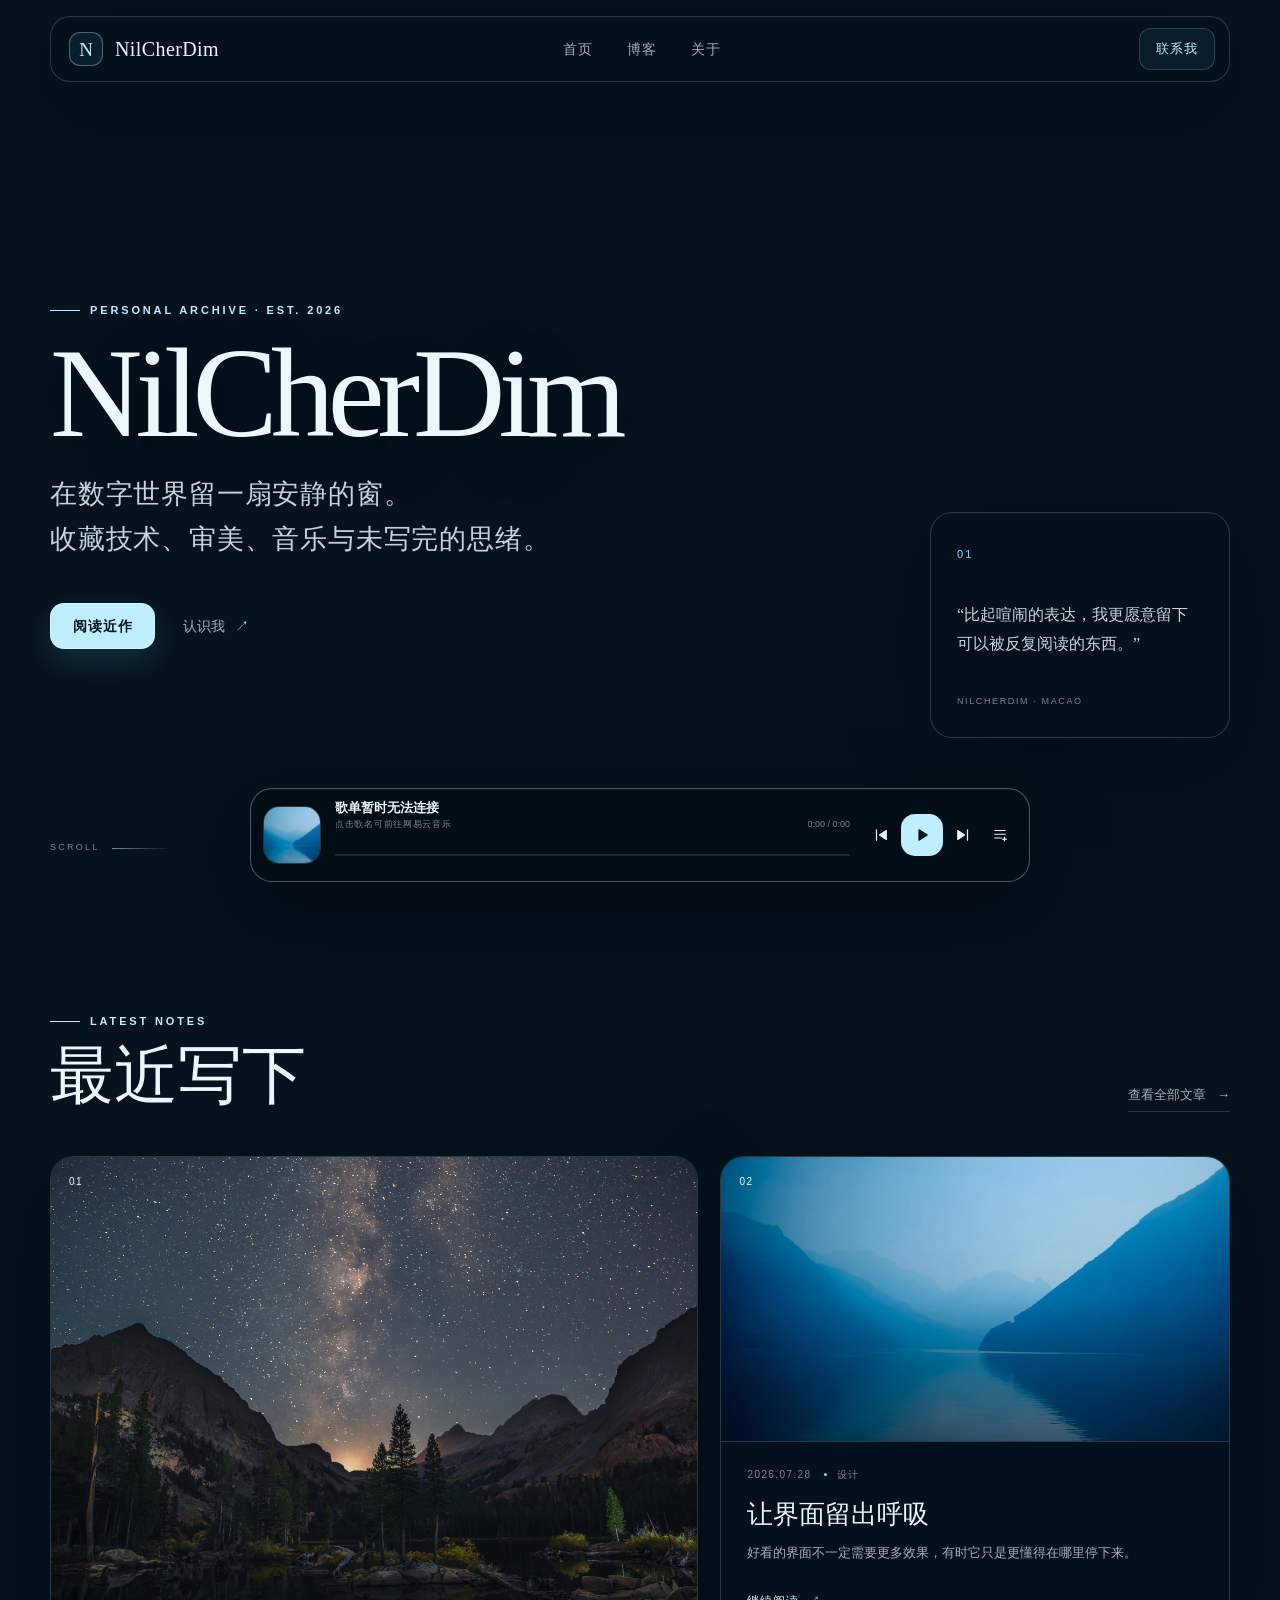
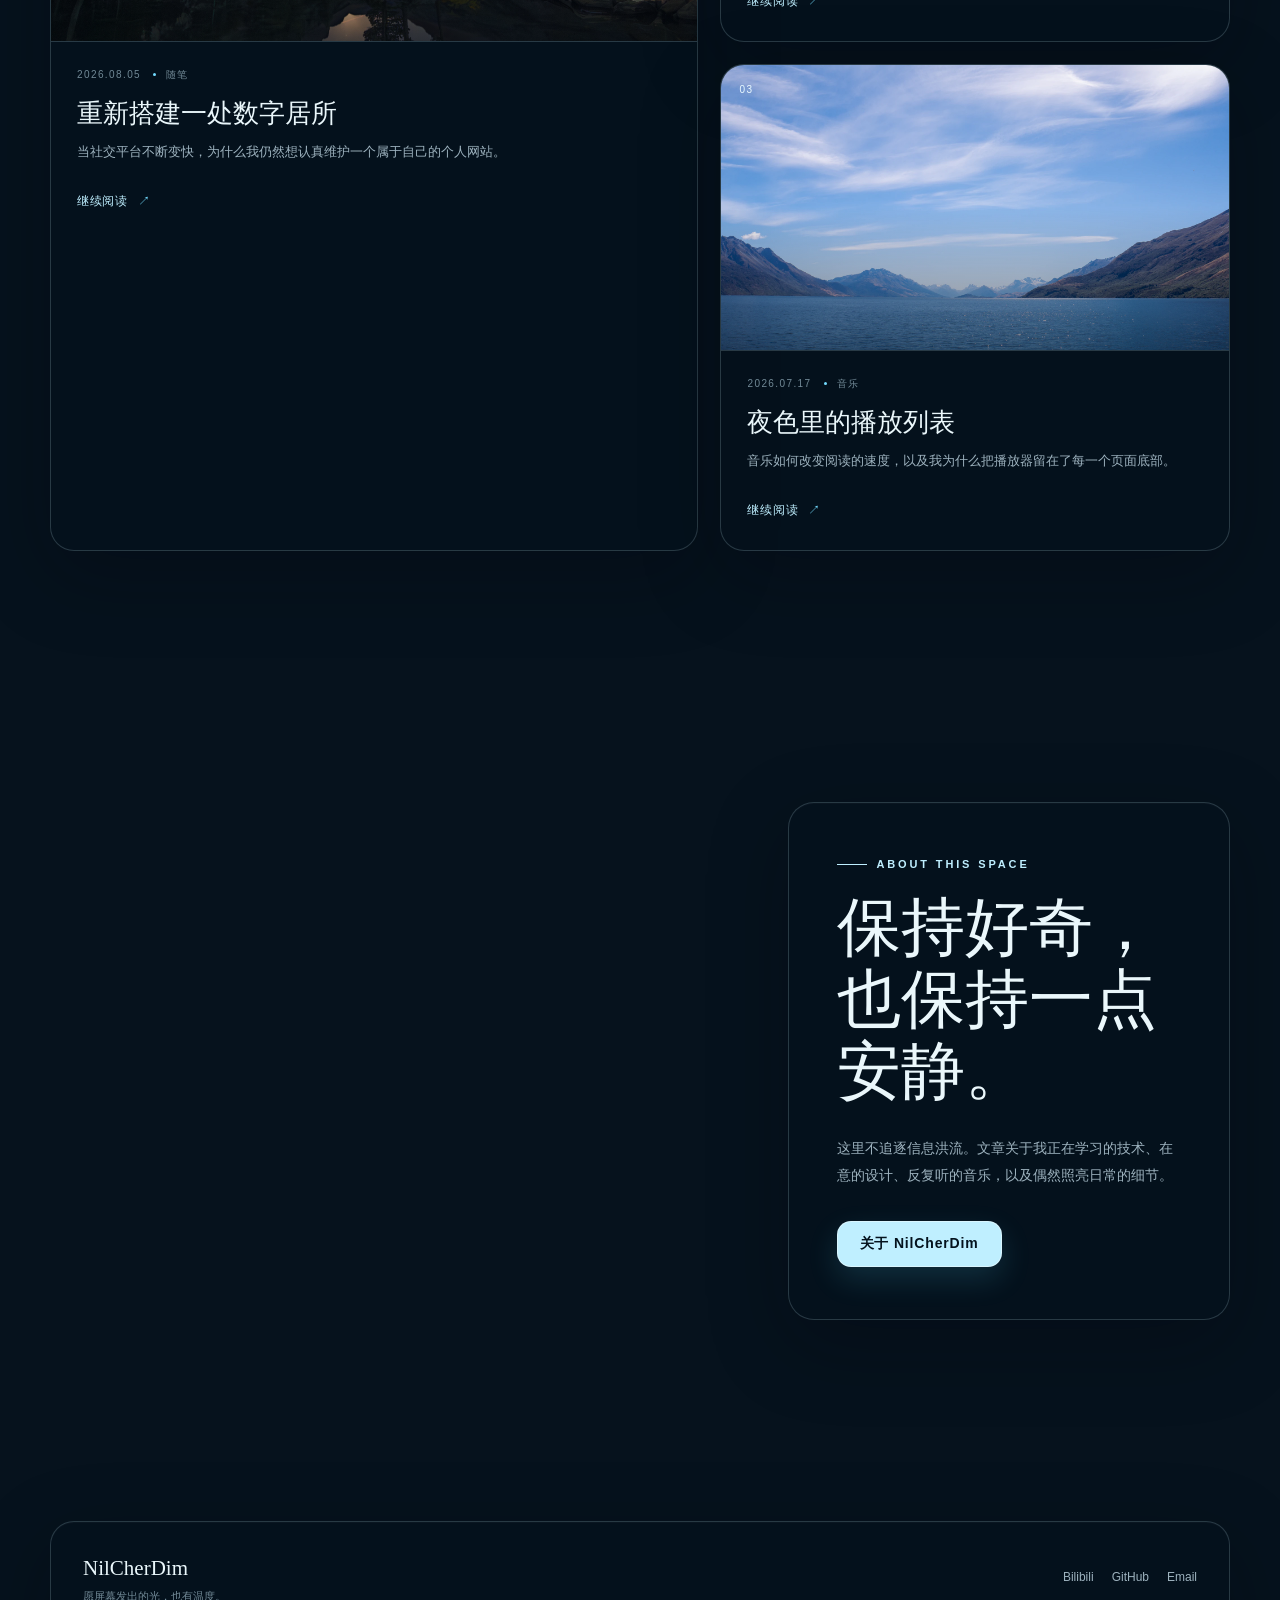
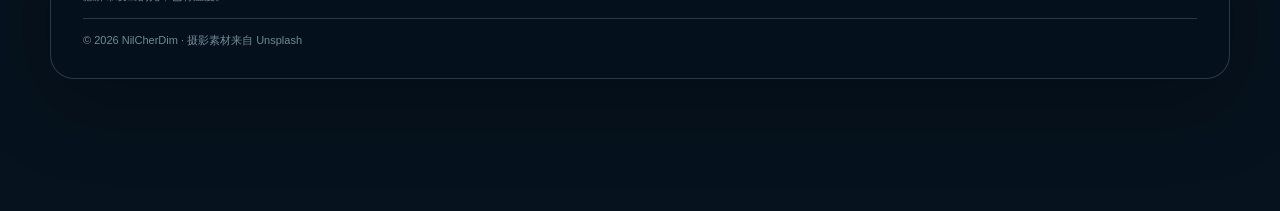
<file: index.html>
<!doctype html><html lang="zh-CN"><head>
  <meta charset="utf-8">
  <meta name="viewport" content="width=device-width, initial-scale=1, viewport-fit=cover">
  <meta name="theme-color" content="#071521"><meta name="color-scheme" content="dark">
  <title>NilCherDim</title>
  <meta name="description" content="NilCherDim 的个人博客，记录技术、设计、音乐与沿途所见。">
  <meta name="author" content="NilCherDim">
  <meta property="og:type" content="website"><meta property="og:title" content="NilCherDim">
  <meta property="og:description" content="NilCherDim 的个人博客，记录技术、设计、音乐与沿途所见。">
  <meta property="og:url" content="https://nilcherdim.com/"><meta property="og:image" content="https://nilcherdim.com/images/hero-night-lake.webp">
  <link rel="canonical" href="https://nilcherdim.com/"><link rel="icon" href="/images/mark.svg" type="image/svg+xml">
  <link rel="stylesheet" href="/css/main.css">
  <script type="application/ld+json">{"@context":"https://schema.org","@type":"WebSite","name":"NilCherDim","url":"https://nilcherdim.com","description":"NilCherDim 的个人博客，记录技术、设计、音乐与沿途所见。","author":{"@type":"Person","name":"NilCherDim"}}</script>
</head><body class="is-home">
  <a class="skip-link" href="#site-main">跳到正文</a>
  <div class="ambient-layer" aria-hidden="true"><span class="ambient-orbit ambient-orbit-one"></span><span class="ambient-orbit ambient-orbit-two"></span></div>
  <header class="site-header" data-header>
  <div class="header-shell translucent-panel">
    <a class="brand" href="/" aria-label="NilCherDim 首页"><span class="brand-mark" aria-hidden="true">N</span><span class="brand-name">NilCherDim</span></a>
    <button class="menu-toggle" type="button" aria-label="打开导航" aria-expanded="false" data-menu-toggle><span></span><span></span></button>
    <nav class="site-nav" aria-label="主导航" data-nav>
      <a href="/" data-nav-link>首页</a><a href="/archives/" data-nav-link>博客</a><a href="/about/" data-nav-link>关于</a>
    </nav>
    <a class="header-contact" href="/about/#contact">联系我</a>
  </div>
</header><main id="site-main" class="site-main"><section class="hero-section page-shell">
  <div class="hero-copy"><p class="eyebrow"><span></span> PERSONAL ARCHIVE · EST. 2026</p><h1>NilCherDim</h1><p class="hero-lead">在数字世界留一扇安静的窗。<br>收藏技术、审美、音乐与未写完的思绪。</p><div class="hero-actions"><a class="primary-action" href="#latest">阅读近作</a><a class="text-action" href="/about/">认识我 <span>↗</span></a></div></div>
  <div class="hero-note translucent-panel"><span class="hero-note-index">01</span><p>“比起喧闹的表达，我更愿意留下可以被反复阅读的东西。”</p><small>NILCHERDIM · MACAO</small></div>
  <a class="scroll-cue" href="#latest" aria-label="向下阅读"><span>SCROLL</span><i></i></a>
</section>
<section id="latest" class="content-section page-shell"><div class="section-heading"><div><p class="eyebrow"><span></span> LATEST NOTES</p><h2>最近写下</h2></div><a href="/archives/">查看全部文章 <span>→</span></a></div><div class="post-grid"><article class="post-card translucent-panel post-card-featured">
    <a class="post-cover" href="/blog/2026/08/05/rebuild-a-quiet-place/" aria-label="阅读 重新搭建一处数字居所"><img src="/images/hero-night-lake.webp" alt="" loading="lazy"><span class="post-index">01</span></a>
    <div class="post-card-body"><div class="post-meta"><time>2026.08.05</time><span>随笔</span></div><h3><a href="/blog/2026/08/05/rebuild-a-quiet-place/">重新搭建一处数字居所</a></h3><p>当社交平台不断变快，为什么我仍然想认真维护一个属于自己的个人网站。</p><a class="read-more" href="/blog/2026/08/05/rebuild-a-quiet-place/">继续阅读 <span>↗</span></a></div>
  </article><article class="post-card translucent-panel ">
    <a class="post-cover" href="/blog/2026/07/28/leave-room-for-interface/" aria-label="阅读 让界面留出呼吸"><img src="/images/calm-lake.webp" alt="" loading="lazy"><span class="post-index">02</span></a>
    <div class="post-card-body"><div class="post-meta"><time>2026.07.28</time><span>设计</span></div><h3><a href="/blog/2026/07/28/leave-room-for-interface/">让界面留出呼吸</a></h3><p>好看的界面不一定需要更多效果，有时它只是更懂得在哪里停下来。</p><a class="read-more" href="/blog/2026/07/28/leave-room-for-interface/">继续阅读 <span>↗</span></a></div>
  </article><article class="post-card translucent-panel ">
    <a class="post-cover" href="/blog/2026/07/17/playlist-in-the-night/" aria-label="阅读 夜色里的播放列表"><img src="/images/blue-mountains.webp" alt="" loading="lazy"><span class="post-index">03</span></a>
    <div class="post-card-body"><div class="post-meta"><time>2026.07.17</time><span>音乐</span></div><h3><a href="/blog/2026/07/17/playlist-in-the-night/">夜色里的播放列表</a></h3><p>音乐如何改变阅读的速度，以及我为什么把播放器留在了每一个页面底部。</p><a class="read-more" href="/blog/2026/07/17/playlist-in-the-night/">继续阅读 <span>↗</span></a></div>
  </article></div></section>
<section class="about-strip page-shell"><div class="about-photo" role="img" aria-label="雾蓝色山湖"></div><div class="about-copy translucent-panel"><p class="eyebrow"><span></span> ABOUT THIS SPACE</p><h2>保持好奇，<br>也保持一点安静。</h2><p>这里不追逐信息洪流。文章关于我正在学习的技术、在意的设计、反复听的音乐，以及偶然照亮日常的细节。</p><a class="primary-action" href="/about/">关于 NilCherDim</a></div></section></main><footer class="site-footer"><div class="footer-shell translucent-panel">
    <div><p class="footer-name">NilCherDim</p><p>愿屏幕发出的光，也有温度。</p></div>
    <div class="footer-links"><a href="https://space.bilibili.com/3493121948126110?spm_id_from=333.1007.0.0" target="_blank" rel="noopener">Bilibili</a><a href="https://github.com/zmf27" target="_blank" rel="noopener">GitHub</a><a href="mailto:hlbdbcndfxnn@gmail.com">Email</a></div>
    <p class="footer-credit">© 2026 NilCherDim · 摄影素材来自 <a href="https://unsplash.com" target="_blank" rel="noopener">Unsplash</a></p>
  </div></footer><aside class="music-dock translucent-panel" data-player data-playlist-id="13797538583" aria-label="悬浮音乐播放器">
  <audio data-audio preload="metadata"></audio>
  <div class="player-cover-wrap"><img class="player-cover" data-cover src="/images/calm-lake.webp" alt="当前歌曲封面"><span class="player-pulse" aria-hidden="true"></span></div>
  <div class="player-main"><div class="player-heading"><a class="player-track-link" href="https://music.163.com/playlist?id=13797538583" target="_blank" rel="noopener"><strong data-title>正在载入歌单…</strong><span data-artist>网易云音乐 · 13797538583</span></a><span class="player-time"><span data-current>0:00</span> / <span data-duration>0:00</span></span></div><button class="progress-track" type="button" aria-label="调整播放进度" data-progress><span data-progress-fill></span></button></div>
  <div class="player-controls">
    <button type="button" class="icon-button" data-prev aria-label="上一首"><svg viewBox="0 0 24 24" aria-hidden="true"><path d="M6 5v14M19 6l-9 6 9 6z"/></svg></button>
    <button type="button" class="icon-button play-button" data-play aria-label="播放"><svg class="icon-play" viewBox="0 0 24 24" aria-hidden="true"><path d="M8 5v14l11-7z"/></svg><svg class="icon-pause" viewBox="0 0 24 24" aria-hidden="true"><path d="M7 5h4v14H7zM14 5h4v14h-4z"/></svg></button>
    <button type="button" class="icon-button" data-next aria-label="下一首"><svg viewBox="0 0 24 24" aria-hidden="true"><path d="M18 5v14M5 6l9 6-9 6z"/></svg></button>
    <button type="button" class="icon-button queue-button" data-queue-toggle aria-label="打开歌单" aria-expanded="false"><svg viewBox="0 0 24 24" aria-hidden="true"><path d="M5 6h14M5 11h14M5 16h9M18 15v5M15.5 17.5h5"/></svg></button>
  </div>
  <section class="player-queue" data-queue aria-label="歌单列表" hidden><div class="queue-header"><div><span>PLAYLIST</span><strong>云端收藏</strong></div><span data-queue-count>载入中</span></div><div class="queue-list" data-queue-list></div></section>
</aside>
  <script src="/js/site.js" defer></script><script src="/js/navigation.js" defer></script><script src="/js/player.js" defer></script>
</body></html>
</file>
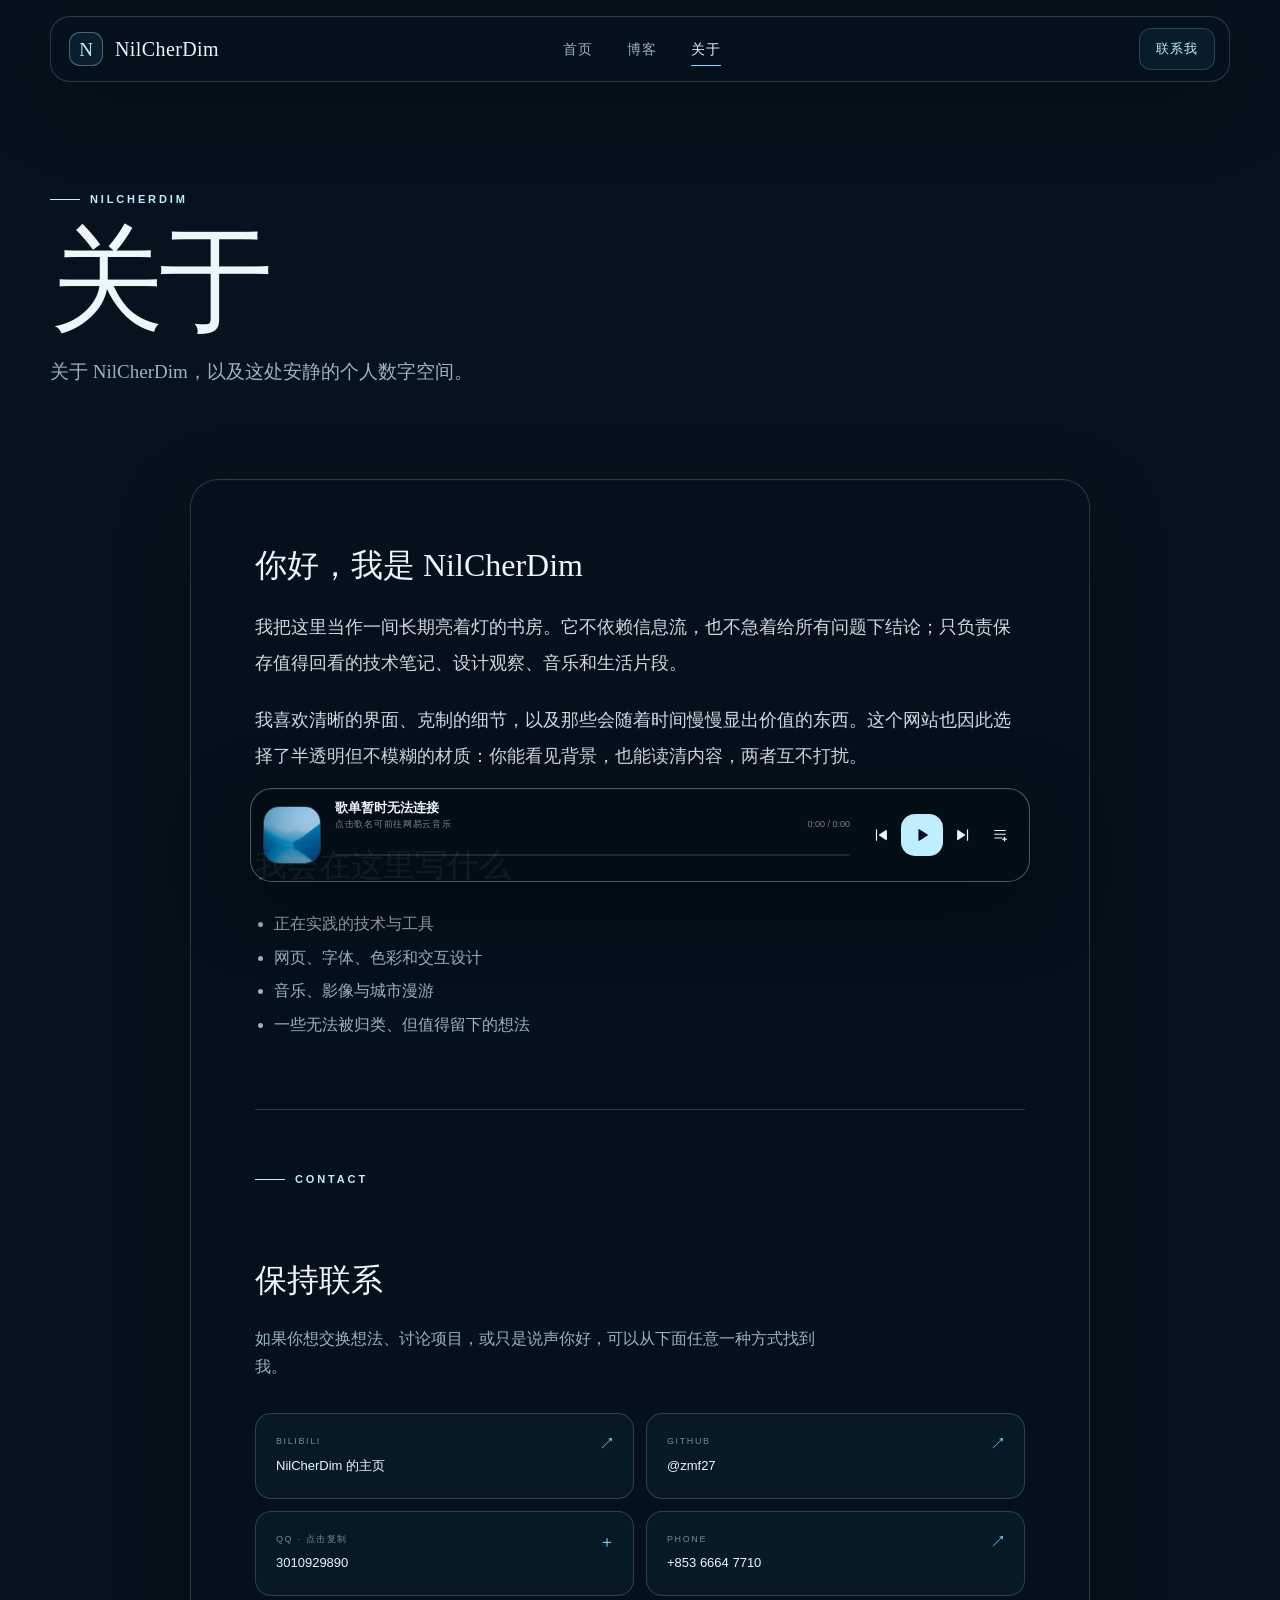
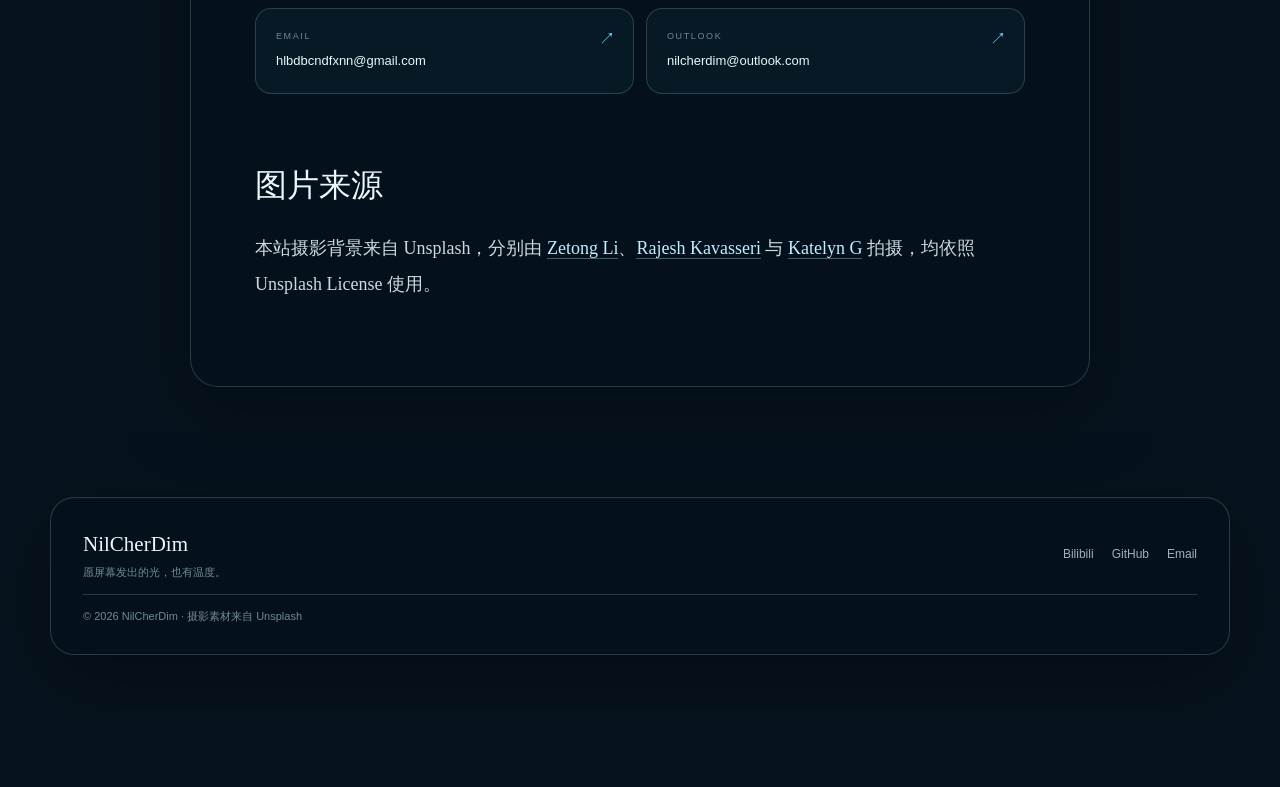
<file: about/index.html>
<!doctype html><html lang="zh-CN"><head>
  <meta charset="utf-8">
  <meta name="viewport" content="width=device-width, initial-scale=1, viewport-fit=cover">
  <meta name="theme-color" content="#071521"><meta name="color-scheme" content="dark">
  <title>关于 · NilCherDim</title>
  <meta name="description" content="关于 NilCherDim，以及这处安静的个人数字空间。">
  <meta name="author" content="NilCherDim">
  <meta property="og:type" content="website"><meta property="og:title" content="关于">
  <meta property="og:description" content="关于 NilCherDim，以及这处安静的个人数字空间。">
  <meta property="og:url" content="https://nilcherdim.com/about/"><meta property="og:image" content="https://nilcherdim.com/images/hero-night-lake.webp">
  <link rel="canonical" href="https://nilcherdim.com/about/"><link rel="icon" href="/images/mark.svg" type="image/svg+xml">
  <link rel="stylesheet" href="/css/main.css">
  <script type="application/ld+json">{"@context":"https://schema.org","@type":"WebSite","name":"NilCherDim","url":"https://nilcherdim.com","description":"NilCherDim 的个人博客，记录技术、设计、音乐与沿途所见。","author":{"@type":"Person","name":"NilCherDim"}}</script>
</head><body class="is-page">
  <a class="skip-link" href="#site-main">跳到正文</a>
  <div class="ambient-layer" aria-hidden="true"><span class="ambient-orbit ambient-orbit-one"></span><span class="ambient-orbit ambient-orbit-two"></span></div>
  <header class="site-header" data-header>
  <div class="header-shell translucent-panel">
    <a class="brand" href="/" aria-label="NilCherDim 首页"><span class="brand-mark" aria-hidden="true">N</span><span class="brand-name">NilCherDim</span></a>
    <button class="menu-toggle" type="button" aria-label="打开导航" aria-expanded="false" data-menu-toggle><span></span><span></span></button>
    <nav class="site-nav" aria-label="主导航" data-nav>
      <a href="/" data-nav-link>首页</a><a href="/archives/" data-nav-link>博客</a><a href="/about/" data-nav-link>关于</a>
    </nav>
    <a class="header-contact" href="/about/#contact">联系我</a>
  </div>
</header><main id="site-main" class="site-main"><section class="inner-hero page-shell"><p class="eyebrow"><span></span> NILCHERDIM</p><h1>关于</h1><p>关于 NilCherDim，以及这处安静的个人数字空间。</p></section><article class="page-content page-shell translucent-panel"><h2 id="你好-我是-nilcherdim">你好，我是 NilCherDim</h2>
<p>我把这里当作一间长期亮着灯的书房。它不依赖信息流，也不急着给所有问题下结论；只负责保存值得回看的技术笔记、设计观察、音乐和生活片段。</p>
<p>我喜欢清晰的界面、克制的细节，以及那些会随着时间慢慢显出价值的东西。这个网站也因此选择了半透明但不模糊的材质：你能看见背景，也能读清内容，两者互不打扰。</p>
<h2 id="我会在这里写什么">我会在这里写什么</h2>
<ul>
<li>正在实践的技术与工具</li>
<li>网页、字体、色彩和交互设计</li>
<li>音乐、影像与城市漫游</li>
<li>一些无法被归类、但值得留下的想法</li>
</ul>
<section id="contact" class="contact-section">
  <div class="contact-intro">
    <p class="eyebrow"><span></span> CONTACT</p>
    <h2>保持联系</h2>
    <p>如果你想交换想法、讨论项目，或只是说声你好，可以从下面任意一种方式找到我。</p>
  </div>
  <div class="contact-grid">
    <a class="contact-card" href="https://space.bilibili.com/3493121948126110?spm_id_from=333.1007.0.0" target="_blank" rel="noopener"><span>BILIBILI</span><strong>NilCherDim 的主页</strong><i>↗</i></a>
    <a class="contact-card" href="https://github.com/zmf27" target="_blank" rel="noopener"><span>GITHUB</span><strong>@zmf27</strong><i>↗</i></a>
    <button class="contact-card" type="button" data-copy="3010929890"><span>QQ · 点击复制</span><strong>3010929890</strong><i>＋</i></button>
    <a class="contact-card" href="tel:+85366647710"><span>PHONE</span><strong>+853 6664 7710</strong><i>↗</i></a>
    <a class="contact-card" href="mailto:hlbdbcndfxnn@gmail.com"><span>EMAIL</span><strong>hlbdbcndfxnn@gmail.com</strong><i>↗</i></a>
    <a class="contact-card" href="mailto:nilcherdim@outlook.com"><span>OUTLOOK</span><strong>nilcherdim@outlook.com</strong><i>↗</i></a>
  </div>
</section>
<h2 id="图片来源">图片来源</h2>
<p>本站摄影背景来自 Unsplash，分别由 <a href="https://unsplash.com/photos/85xbiAbVb9k" target="_blank" rel="noopener">Zetong Li</a>、<a href="https://unsplash.com/photos/hrHsSoY4lWY" target="_blank" rel="noopener">Rajesh Kavasseri</a> 与 <a href="https://unsplash.com/photos/JciapZBfJOA" target="_blank" rel="noopener">Katelyn G</a> 拍摄，均依照 Unsplash License 使用。</p></article></main><footer class="site-footer"><div class="footer-shell translucent-panel">
    <div><p class="footer-name">NilCherDim</p><p>愿屏幕发出的光，也有温度。</p></div>
    <div class="footer-links"><a href="https://space.bilibili.com/3493121948126110?spm_id_from=333.1007.0.0" target="_blank" rel="noopener">Bilibili</a><a href="https://github.com/zmf27" target="_blank" rel="noopener">GitHub</a><a href="mailto:hlbdbcndfxnn@gmail.com">Email</a></div>
    <p class="footer-credit">© 2026 NilCherDim · 摄影素材来自 <a href="https://unsplash.com" target="_blank" rel="noopener">Unsplash</a></p>
  </div></footer><aside class="music-dock translucent-panel" data-player data-playlist-id="13797538583" aria-label="悬浮音乐播放器">
  <audio data-audio preload="metadata"></audio>
  <div class="player-cover-wrap"><img class="player-cover" data-cover src="/images/calm-lake.webp" alt="当前歌曲封面"><span class="player-pulse" aria-hidden="true"></span></div>
  <div class="player-main"><div class="player-heading"><a class="player-track-link" href="https://music.163.com/playlist?id=13797538583" target="_blank" rel="noopener"><strong data-title>正在载入歌单…</strong><span data-artist>网易云音乐 · 13797538583</span></a><span class="player-time"><span data-current>0:00</span> / <span data-duration>0:00</span></span></div><button class="progress-track" type="button" aria-label="调整播放进度" data-progress><span data-progress-fill></span></button></div>
  <div class="player-controls">
    <button type="button" class="icon-button" data-prev aria-label="上一首"><svg viewBox="0 0 24 24" aria-hidden="true"><path d="M6 5v14M19 6l-9 6 9 6z"/></svg></button>
    <button type="button" class="icon-button play-button" data-play aria-label="播放"><svg class="icon-play" viewBox="0 0 24 24" aria-hidden="true"><path d="M8 5v14l11-7z"/></svg><svg class="icon-pause" viewBox="0 0 24 24" aria-hidden="true"><path d="M7 5h4v14H7zM14 5h4v14h-4z"/></svg></button>
    <button type="button" class="icon-button" data-next aria-label="下一首"><svg viewBox="0 0 24 24" aria-hidden="true"><path d="M18 5v14M5 6l9 6-9 6z"/></svg></button>
    <button type="button" class="icon-button queue-button" data-queue-toggle aria-label="打开歌单" aria-expanded="false"><svg viewBox="0 0 24 24" aria-hidden="true"><path d="M5 6h14M5 11h14M5 16h9M18 15v5M15.5 17.5h5"/></svg></button>
  </div>
  <section class="player-queue" data-queue aria-label="歌单列表" hidden><div class="queue-header"><div><span>PLAYLIST</span><strong>云端收藏</strong></div><span data-queue-count>载入中</span></div><div class="queue-list" data-queue-list></div></section>
</aside>
  <script src="/js/site.js" defer></script><script src="/js/navigation.js" defer></script><script src="/js/player.js" defer></script>
</body></html>
</file>
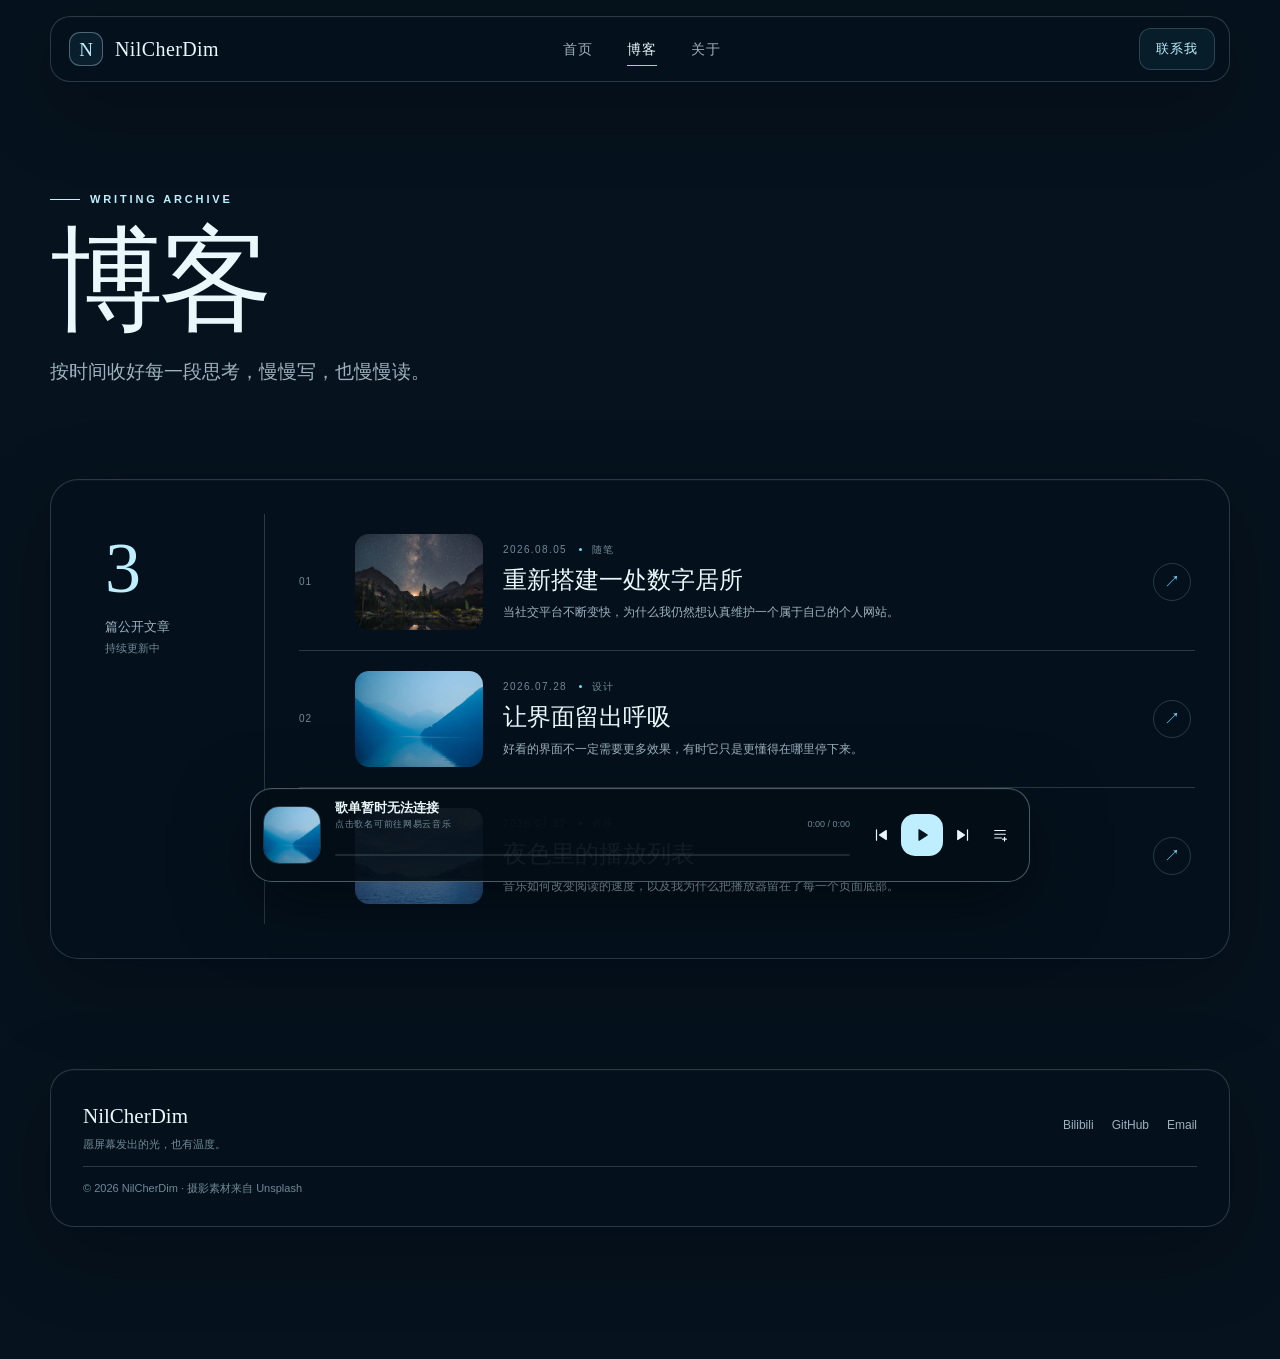
<file: archives/index.html>
<!doctype html><html lang="zh-CN"><head>
  <meta charset="utf-8">
  <meta name="viewport" content="width=device-width, initial-scale=1, viewport-fit=cover">
  <meta name="theme-color" content="#071521"><meta name="color-scheme" content="dark">
  <title>博客 · NilCherDim</title>
  <meta name="description" content="NilCherDim 的文章归档。">
  <meta name="author" content="NilCherDim">
  <meta property="og:type" content="website"><meta property="og:title" content="博客">
  <meta property="og:description" content="NilCherDim 的文章归档。">
  <meta property="og:url" content="https://nilcherdim.com/archives/"><meta property="og:image" content="https://nilcherdim.com/images/hero-night-lake.webp">
  <link rel="canonical" href="https://nilcherdim.com/archives/"><link rel="icon" href="/images/mark.svg" type="image/svg+xml">
  <link rel="stylesheet" href="/css/main.css">
  <script type="application/ld+json">{"@context":"https://schema.org","@type":"WebSite","name":"NilCherDim","url":"https://nilcherdim.com","description":"NilCherDim 的个人博客，记录技术、设计、音乐与沿途所见。","author":{"@type":"Person","name":"NilCherDim"}}</script>
</head><body class="is-page">
  <a class="skip-link" href="#site-main">跳到正文</a>
  <div class="ambient-layer" aria-hidden="true"><span class="ambient-orbit ambient-orbit-one"></span><span class="ambient-orbit ambient-orbit-two"></span></div>
  <header class="site-header" data-header>
  <div class="header-shell translucent-panel">
    <a class="brand" href="/" aria-label="NilCherDim 首页"><span class="brand-mark" aria-hidden="true">N</span><span class="brand-name">NilCherDim</span></a>
    <button class="menu-toggle" type="button" aria-label="打开导航" aria-expanded="false" data-menu-toggle><span></span><span></span></button>
    <nav class="site-nav" aria-label="主导航" data-nav>
      <a href="/" data-nav-link>首页</a><a href="/archives/" data-nav-link>博客</a><a href="/about/" data-nav-link>关于</a>
    </nav>
    <a class="header-contact" href="/about/#contact">联系我</a>
  </div>
</header><main id="site-main" class="site-main"><section class="inner-hero page-shell"><p class="eyebrow"><span></span> WRITING ARCHIVE</p><h1>博客</h1><p>按时间收好每一段思考，慢慢写，也慢慢读。</p></section><section class="archive-section page-shell translucent-panel"><div class="archive-summary"><span>3</span><p>篇公开文章<br><small>持续更新中</small></p></div><div class="archive-list"><article class="archive-item"><span class="archive-number">01</span><a class="archive-thumb" href="/blog/2026/08/05/rebuild-a-quiet-place/"><img src="/images/hero-night-lake.webp" alt="" loading="lazy"></a><div class="archive-copy"><div class="post-meta"><time>2026.08.05</time><span>随笔</span></div><h2><a href="/blog/2026/08/05/rebuild-a-quiet-place/">重新搭建一处数字居所</a></h2><p>当社交平台不断变快，为什么我仍然想认真维护一个属于自己的个人网站。</p></div><a class="archive-arrow" href="/blog/2026/08/05/rebuild-a-quiet-place/" aria-label="阅读 重新搭建一处数字居所">↗</a></article><article class="archive-item"><span class="archive-number">02</span><a class="archive-thumb" href="/blog/2026/07/28/leave-room-for-interface/"><img src="/images/calm-lake.webp" alt="" loading="lazy"></a><div class="archive-copy"><div class="post-meta"><time>2026.07.28</time><span>设计</span></div><h2><a href="/blog/2026/07/28/leave-room-for-interface/">让界面留出呼吸</a></h2><p>好看的界面不一定需要更多效果，有时它只是更懂得在哪里停下来。</p></div><a class="archive-arrow" href="/blog/2026/07/28/leave-room-for-interface/" aria-label="阅读 让界面留出呼吸">↗</a></article><article class="archive-item"><span class="archive-number">03</span><a class="archive-thumb" href="/blog/2026/07/17/playlist-in-the-night/"><img src="/images/blue-mountains.webp" alt="" loading="lazy"></a><div class="archive-copy"><div class="post-meta"><time>2026.07.17</time><span>音乐</span></div><h2><a href="/blog/2026/07/17/playlist-in-the-night/">夜色里的播放列表</a></h2><p>音乐如何改变阅读的速度，以及我为什么把播放器留在了每一个页面底部。</p></div><a class="archive-arrow" href="/blog/2026/07/17/playlist-in-the-night/" aria-label="阅读 夜色里的播放列表">↗</a></article></div></section></main><footer class="site-footer"><div class="footer-shell translucent-panel">
    <div><p class="footer-name">NilCherDim</p><p>愿屏幕发出的光，也有温度。</p></div>
    <div class="footer-links"><a href="https://space.bilibili.com/3493121948126110?spm_id_from=333.1007.0.0" target="_blank" rel="noopener">Bilibili</a><a href="https://github.com/zmf27" target="_blank" rel="noopener">GitHub</a><a href="mailto:hlbdbcndfxnn@gmail.com">Email</a></div>
    <p class="footer-credit">© 2026 NilCherDim · 摄影素材来自 <a href="https://unsplash.com" target="_blank" rel="noopener">Unsplash</a></p>
  </div></footer><aside class="music-dock translucent-panel" data-player data-playlist-id="13797538583" aria-label="悬浮音乐播放器">
  <audio data-audio preload="metadata"></audio>
  <div class="player-cover-wrap"><img class="player-cover" data-cover src="/images/calm-lake.webp" alt="当前歌曲封面"><span class="player-pulse" aria-hidden="true"></span></div>
  <div class="player-main"><div class="player-heading"><a class="player-track-link" href="https://music.163.com/playlist?id=13797538583" target="_blank" rel="noopener"><strong data-title>正在载入歌单…</strong><span data-artist>网易云音乐 · 13797538583</span></a><span class="player-time"><span data-current>0:00</span> / <span data-duration>0:00</span></span></div><button class="progress-track" type="button" aria-label="调整播放进度" data-progress><span data-progress-fill></span></button></div>
  <div class="player-controls">
    <button type="button" class="icon-button" data-prev aria-label="上一首"><svg viewBox="0 0 24 24" aria-hidden="true"><path d="M6 5v14M19 6l-9 6 9 6z"/></svg></button>
    <button type="button" class="icon-button play-button" data-play aria-label="播放"><svg class="icon-play" viewBox="0 0 24 24" aria-hidden="true"><path d="M8 5v14l11-7z"/></svg><svg class="icon-pause" viewBox="0 0 24 24" aria-hidden="true"><path d="M7 5h4v14H7zM14 5h4v14h-4z"/></svg></button>
    <button type="button" class="icon-button" data-next aria-label="下一首"><svg viewBox="0 0 24 24" aria-hidden="true"><path d="M18 5v14M5 6l9 6-9 6z"/></svg></button>
    <button type="button" class="icon-button queue-button" data-queue-toggle aria-label="打开歌单" aria-expanded="false"><svg viewBox="0 0 24 24" aria-hidden="true"><path d="M5 6h14M5 11h14M5 16h9M18 15v5M15.5 17.5h5"/></svg></button>
  </div>
  <section class="player-queue" data-queue aria-label="歌单列表" hidden><div class="queue-header"><div><span>PLAYLIST</span><strong>云端收藏</strong></div><span data-queue-count>载入中</span></div><div class="queue-list" data-queue-list></div></section>
</aside>
  <script src="/js/site.js" defer></script><script src="/js/navigation.js" defer></script><script src="/js/player.js" defer></script>
</body></html>
</file>
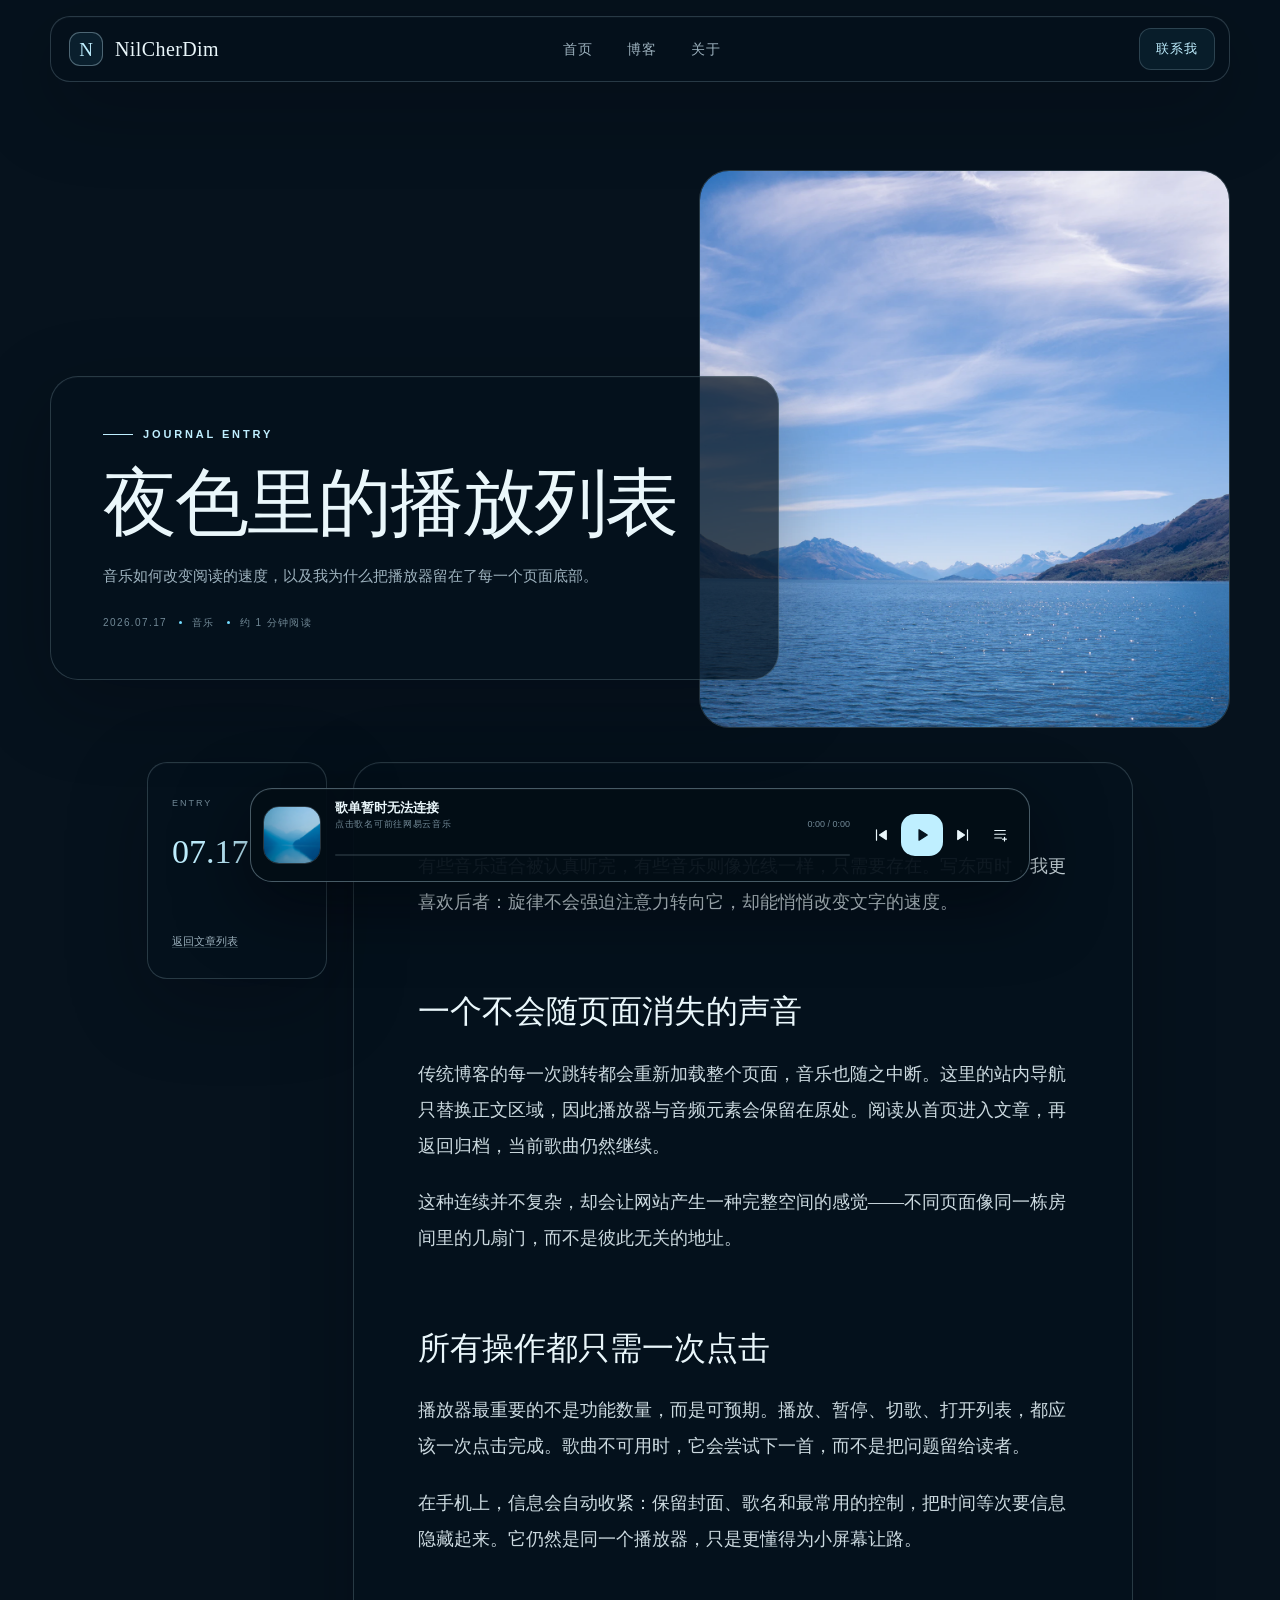
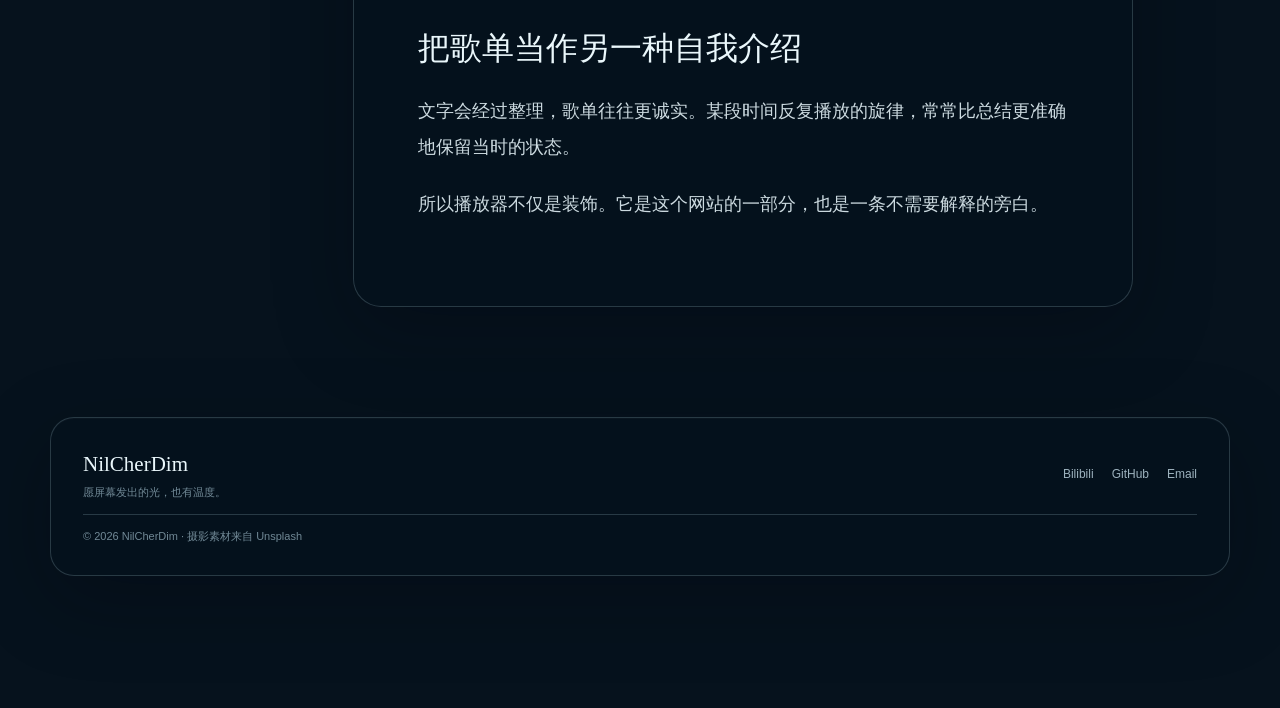
<file: blog/2026/07/17/playlist-in-the-night/index.html>
<!doctype html><html lang="zh-CN"><head>
  <meta charset="utf-8">
  <meta name="viewport" content="width=device-width, initial-scale=1, viewport-fit=cover">
  <meta name="theme-color" content="#071521"><meta name="color-scheme" content="dark">
  <title>夜色里的播放列表 · NilCherDim</title>
  <meta name="description" content="音乐如何改变阅读的速度，以及我为什么把播放器留在了每一个页面底部。">
  <meta name="author" content="NilCherDim">
  <meta property="og:type" content="article"><meta property="og:title" content="夜色里的播放列表">
  <meta property="og:description" content="音乐如何改变阅读的速度，以及我为什么把播放器留在了每一个页面底部。">
  <meta property="og:url" content="https://nilcherdim.com/blog/2026/07/17/playlist-in-the-night/"><meta property="og:image" content="https://nilcherdim.com/images/blue-mountains.webp">
  <link rel="canonical" href="https://nilcherdim.com/blog/2026/07/17/playlist-in-the-night/"><link rel="icon" href="/images/mark.svg" type="image/svg+xml">
  <link rel="stylesheet" href="/css/main.css">
  <script type="application/ld+json">{"@context":"https://schema.org","@type":"WebSite","name":"NilCherDim","url":"https://nilcherdim.com","description":"NilCherDim 的个人博客，记录技术、设计、音乐与沿途所见。","author":{"@type":"Person","name":"NilCherDim"}}</script>
</head><body class="is-post">
  <a class="skip-link" href="#site-main">跳到正文</a>
  <div class="ambient-layer" aria-hidden="true"><span class="ambient-orbit ambient-orbit-one"></span><span class="ambient-orbit ambient-orbit-two"></span></div>
  <header class="site-header" data-header>
  <div class="header-shell translucent-panel">
    <a class="brand" href="/" aria-label="NilCherDim 首页"><span class="brand-mark" aria-hidden="true">N</span><span class="brand-name">NilCherDim</span></a>
    <button class="menu-toggle" type="button" aria-label="打开导航" aria-expanded="false" data-menu-toggle><span></span><span></span></button>
    <nav class="site-nav" aria-label="主导航" data-nav>
      <a href="/" data-nav-link>首页</a><a href="/archives/" data-nav-link>博客</a><a href="/about/" data-nav-link>关于</a>
    </nav>
    <a class="header-contact" href="/about/#contact">联系我</a>
  </div>
</header><main id="site-main" class="site-main"><article class="article-page"><header class="article-hero page-shell"><div class="article-heading translucent-panel"><p class="eyebrow"><span></span> JOURNAL ENTRY</p><h1>夜色里的播放列表</h1><p class="article-description">音乐如何改变阅读的速度，以及我为什么把播放器留在了每一个页面底部。</p><div class="post-meta"><time>2026.07.17</time><span>音乐</span><span>约 1 分钟阅读</span></div></div><figure class="article-cover"><img src="/images/blue-mountains.webp" alt=""></figure></header><div class="article-layout page-shell"><aside class="article-aside translucent-panel"><span>ENTRY</span><strong>07.17</strong><a href="/archives/">返回文章列表</a></aside><div class="article-content translucent-panel"><p>有些音乐适合被认真听完，有些音乐则像光线一样，只需要存在。写东西时，我更喜欢后者：旋律不会强迫注意力转向它，却能悄悄改变文字的速度。</p>
<h2 id="一个不会随页面消失的声音">一个不会随页面消失的声音</h2>
<p>传统博客的每一次跳转都会重新加载整个页面，音乐也随之中断。这里的站内导航只替换正文区域，因此播放器与音频元素会保留在原处。阅读从首页进入文章，再返回归档，当前歌曲仍然继续。</p>
<p>这种连续并不复杂，却会让网站产生一种完整空间的感觉——不同页面像同一栋房间里的几扇门，而不是彼此无关的地址。</p>
<h2 id="所有操作都只需一次点击">所有操作都只需一次点击</h2>
<p>播放器最重要的不是功能数量，而是可预期。播放、暂停、切歌、打开列表，都应该一次点击完成。歌曲不可用时，它会尝试下一首，而不是把问题留给读者。</p>
<p>在手机上，信息会自动收紧：保留封面、歌名和最常用的控制，把时间等次要信息隐藏起来。它仍然是同一个播放器，只是更懂得为小屏幕让路。</p>
<h2 id="把歌单当作另一种自我介绍">把歌单当作另一种自我介绍</h2>
<p>文字会经过整理，歌单往往更诚实。某段时间反复播放的旋律，常常比总结更准确地保留当时的状态。</p>
<p>所以播放器不仅是装饰。它是这个网站的一部分，也是一条不需要解释的旁白。</p></div></div></article></main><footer class="site-footer"><div class="footer-shell translucent-panel">
    <div><p class="footer-name">NilCherDim</p><p>愿屏幕发出的光，也有温度。</p></div>
    <div class="footer-links"><a href="https://space.bilibili.com/3493121948126110?spm_id_from=333.1007.0.0" target="_blank" rel="noopener">Bilibili</a><a href="https://github.com/zmf27" target="_blank" rel="noopener">GitHub</a><a href="mailto:hlbdbcndfxnn@gmail.com">Email</a></div>
    <p class="footer-credit">© 2026 NilCherDim · 摄影素材来自 <a href="https://unsplash.com" target="_blank" rel="noopener">Unsplash</a></p>
  </div></footer><aside class="music-dock translucent-panel" data-player data-playlist-id="13797538583" aria-label="悬浮音乐播放器">
  <audio data-audio preload="metadata"></audio>
  <div class="player-cover-wrap"><img class="player-cover" data-cover src="/images/calm-lake.webp" alt="当前歌曲封面"><span class="player-pulse" aria-hidden="true"></span></div>
  <div class="player-main"><div class="player-heading"><a class="player-track-link" href="https://music.163.com/playlist?id=13797538583" target="_blank" rel="noopener"><strong data-title>正在载入歌单…</strong><span data-artist>网易云音乐 · 13797538583</span></a><span class="player-time"><span data-current>0:00</span> / <span data-duration>0:00</span></span></div><button class="progress-track" type="button" aria-label="调整播放进度" data-progress><span data-progress-fill></span></button></div>
  <div class="player-controls">
    <button type="button" class="icon-button" data-prev aria-label="上一首"><svg viewBox="0 0 24 24" aria-hidden="true"><path d="M6 5v14M19 6l-9 6 9 6z"/></svg></button>
    <button type="button" class="icon-button play-button" data-play aria-label="播放"><svg class="icon-play" viewBox="0 0 24 24" aria-hidden="true"><path d="M8 5v14l11-7z"/></svg><svg class="icon-pause" viewBox="0 0 24 24" aria-hidden="true"><path d="M7 5h4v14H7zM14 5h4v14h-4z"/></svg></button>
    <button type="button" class="icon-button" data-next aria-label="下一首"><svg viewBox="0 0 24 24" aria-hidden="true"><path d="M18 5v14M5 6l9 6-9 6z"/></svg></button>
    <button type="button" class="icon-button queue-button" data-queue-toggle aria-label="打开歌单" aria-expanded="false"><svg viewBox="0 0 24 24" aria-hidden="true"><path d="M5 6h14M5 11h14M5 16h9M18 15v5M15.5 17.5h5"/></svg></button>
  </div>
  <section class="player-queue" data-queue aria-label="歌单列表" hidden><div class="queue-header"><div><span>PLAYLIST</span><strong>云端收藏</strong></div><span data-queue-count>载入中</span></div><div class="queue-list" data-queue-list></div></section>
</aside>
  <script src="/js/site.js" defer></script><script src="/js/navigation.js" defer></script><script src="/js/player.js" defer></script>
</body></html>
</file>
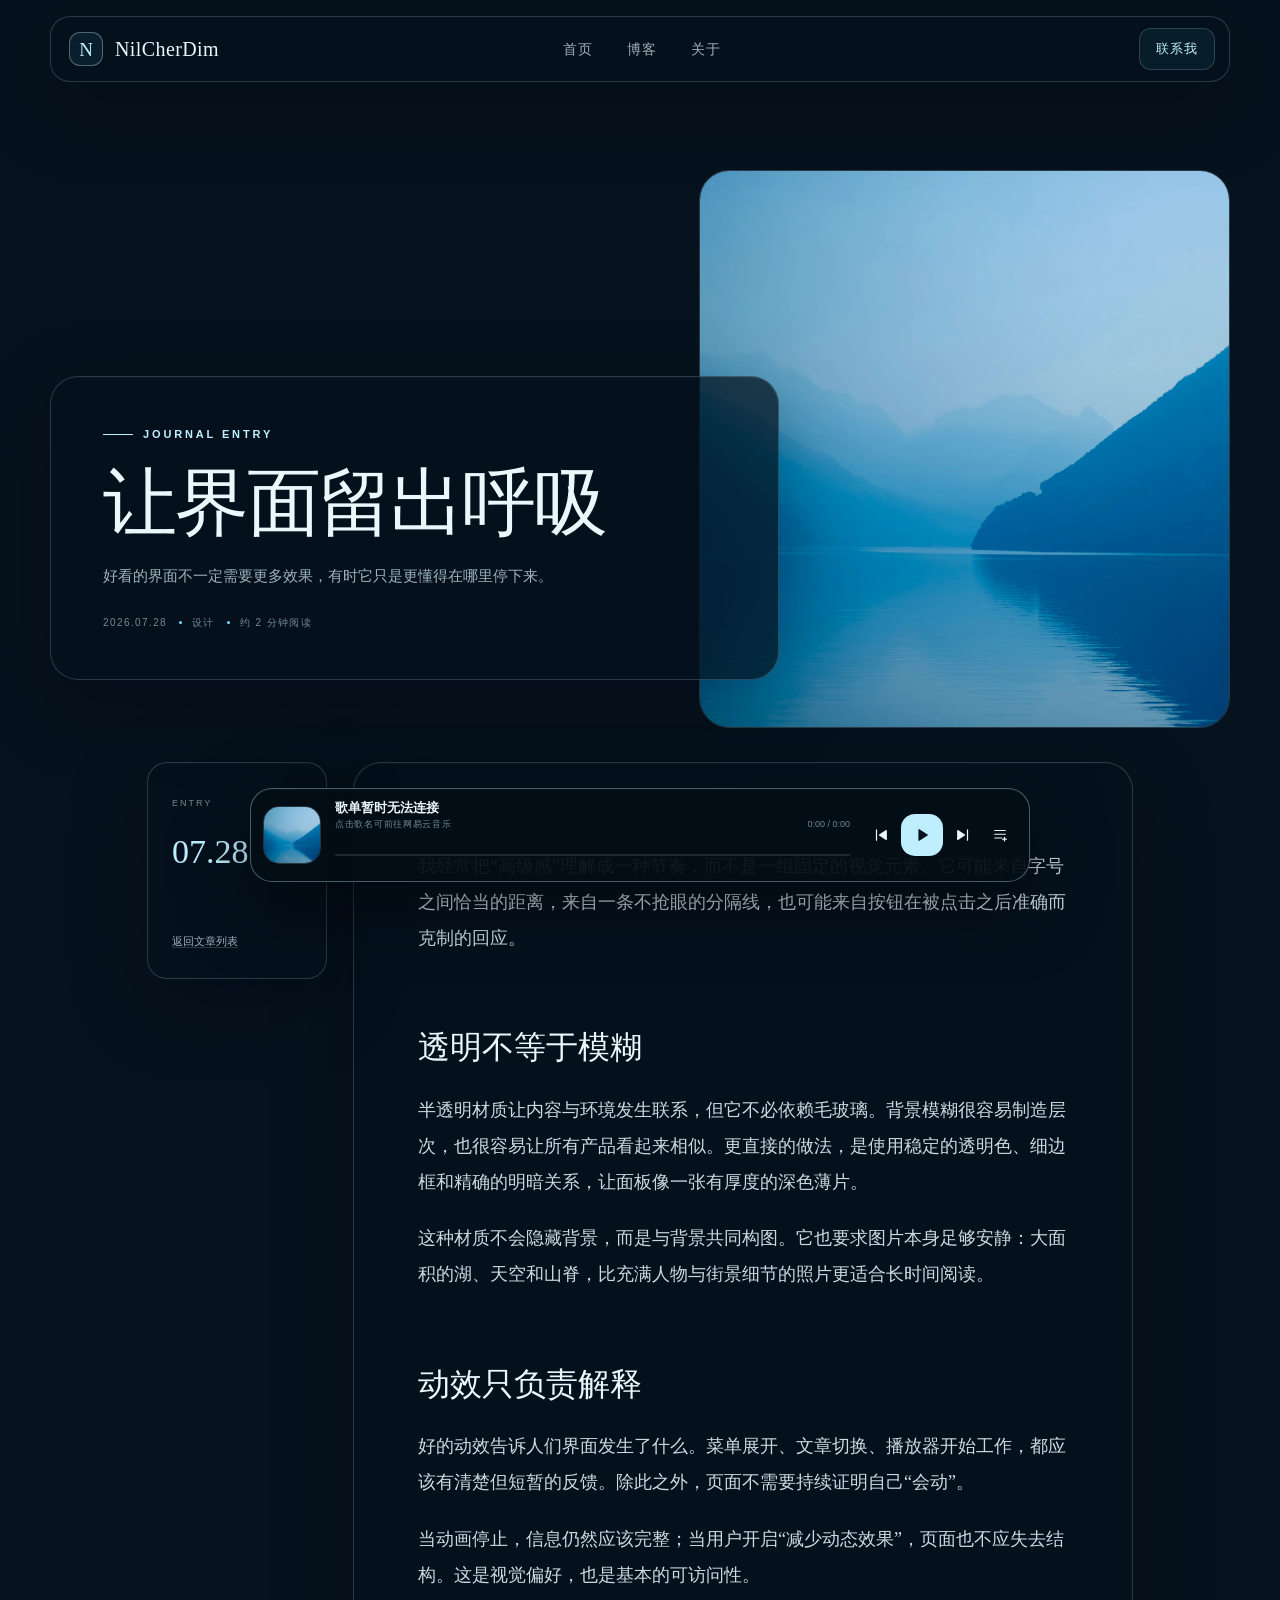
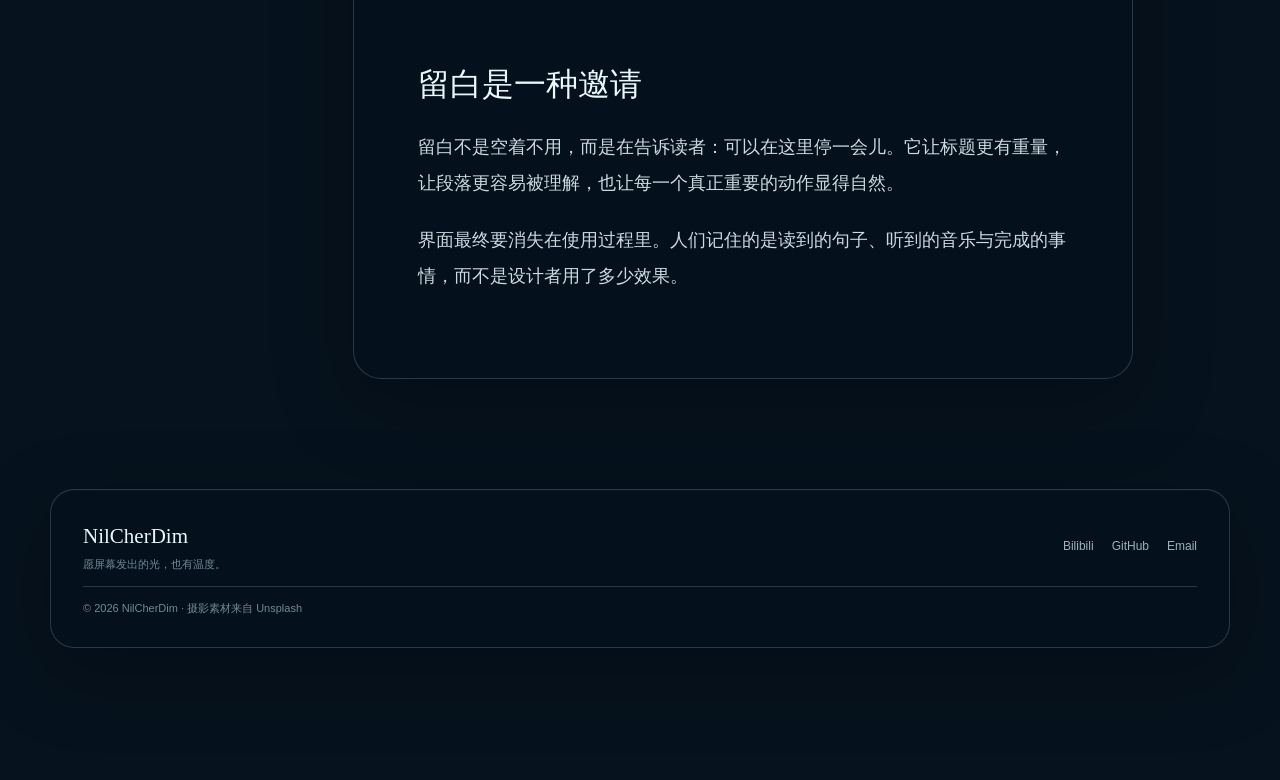
<file: blog/2026/07/28/leave-room-for-interface/index.html>
<!doctype html><html lang="zh-CN"><head>
  <meta charset="utf-8">
  <meta name="viewport" content="width=device-width, initial-scale=1, viewport-fit=cover">
  <meta name="theme-color" content="#071521"><meta name="color-scheme" content="dark">
  <title>让界面留出呼吸 · NilCherDim</title>
  <meta name="description" content="好看的界面不一定需要更多效果，有时它只是更懂得在哪里停下来。">
  <meta name="author" content="NilCherDim">
  <meta property="og:type" content="article"><meta property="og:title" content="让界面留出呼吸">
  <meta property="og:description" content="好看的界面不一定需要更多效果，有时它只是更懂得在哪里停下来。">
  <meta property="og:url" content="https://nilcherdim.com/blog/2026/07/28/leave-room-for-interface/"><meta property="og:image" content="https://nilcherdim.com/images/calm-lake.webp">
  <link rel="canonical" href="https://nilcherdim.com/blog/2026/07/28/leave-room-for-interface/"><link rel="icon" href="/images/mark.svg" type="image/svg+xml">
  <link rel="stylesheet" href="/css/main.css">
  <script type="application/ld+json">{"@context":"https://schema.org","@type":"WebSite","name":"NilCherDim","url":"https://nilcherdim.com","description":"NilCherDim 的个人博客，记录技术、设计、音乐与沿途所见。","author":{"@type":"Person","name":"NilCherDim"}}</script>
</head><body class="is-post">
  <a class="skip-link" href="#site-main">跳到正文</a>
  <div class="ambient-layer" aria-hidden="true"><span class="ambient-orbit ambient-orbit-one"></span><span class="ambient-orbit ambient-orbit-two"></span></div>
  <header class="site-header" data-header>
  <div class="header-shell translucent-panel">
    <a class="brand" href="/" aria-label="NilCherDim 首页"><span class="brand-mark" aria-hidden="true">N</span><span class="brand-name">NilCherDim</span></a>
    <button class="menu-toggle" type="button" aria-label="打开导航" aria-expanded="false" data-menu-toggle><span></span><span></span></button>
    <nav class="site-nav" aria-label="主导航" data-nav>
      <a href="/" data-nav-link>首页</a><a href="/archives/" data-nav-link>博客</a><a href="/about/" data-nav-link>关于</a>
    </nav>
    <a class="header-contact" href="/about/#contact">联系我</a>
  </div>
</header><main id="site-main" class="site-main"><article class="article-page"><header class="article-hero page-shell"><div class="article-heading translucent-panel"><p class="eyebrow"><span></span> JOURNAL ENTRY</p><h1>让界面留出呼吸</h1><p class="article-description">好看的界面不一定需要更多效果，有时它只是更懂得在哪里停下来。</p><div class="post-meta"><time>2026.07.28</time><span>设计</span><span>约 2 分钟阅读</span></div></div><figure class="article-cover"><img src="/images/calm-lake.webp" alt=""></figure></header><div class="article-layout page-shell"><aside class="article-aside translucent-panel"><span>ENTRY</span><strong>07.28</strong><a href="/archives/">返回文章列表</a></aside><div class="article-content translucent-panel"><p>我经常把“高级感”理解成一种节奏，而不是一组固定的视觉元素。它可能来自字号之间恰当的距离，来自一条不抢眼的分隔线，也可能来自按钮在被点击之后准确而克制的回应。</p>
<h2 id="透明不等于模糊">透明不等于模糊</h2>
<p>半透明材质让内容与环境发生联系，但它不必依赖毛玻璃。背景模糊很容易制造层次，也很容易让所有产品看起来相似。更直接的做法，是使用稳定的透明色、细边框和精确的明暗关系，让面板像一张有厚度的深色薄片。</p>
<p>这种材质不会隐藏背景，而是与背景共同构图。它也要求图片本身足够安静：大面积的湖、天空和山脊，比充满人物与街景细节的照片更适合长时间阅读。</p>
<h2 id="动效只负责解释">动效只负责解释</h2>
<p>好的动效告诉人们界面发生了什么。菜单展开、文章切换、播放器开始工作，都应该有清楚但短暂的反馈。除此之外，页面不需要持续证明自己“会动”。</p>
<p>当动画停止，信息仍然应该完整；当用户开启“减少动态效果”，页面也不应失去结构。这是视觉偏好，也是基本的可访问性。</p>
<h2 id="留白是一种邀请">留白是一种邀请</h2>
<p>留白不是空着不用，而是在告诉读者：可以在这里停一会儿。它让标题更有重量，让段落更容易被理解，也让每一个真正重要的动作显得自然。</p>
<p>界面最终要消失在使用过程里。人们记住的是读到的句子、听到的音乐与完成的事情，而不是设计者用了多少效果。</p></div></div></article></main><footer class="site-footer"><div class="footer-shell translucent-panel">
    <div><p class="footer-name">NilCherDim</p><p>愿屏幕发出的光，也有温度。</p></div>
    <div class="footer-links"><a href="https://space.bilibili.com/3493121948126110?spm_id_from=333.1007.0.0" target="_blank" rel="noopener">Bilibili</a><a href="https://github.com/zmf27" target="_blank" rel="noopener">GitHub</a><a href="mailto:hlbdbcndfxnn@gmail.com">Email</a></div>
    <p class="footer-credit">© 2026 NilCherDim · 摄影素材来自 <a href="https://unsplash.com" target="_blank" rel="noopener">Unsplash</a></p>
  </div></footer><aside class="music-dock translucent-panel" data-player data-playlist-id="13797538583" aria-label="悬浮音乐播放器">
  <audio data-audio preload="metadata"></audio>
  <div class="player-cover-wrap"><img class="player-cover" data-cover src="/images/calm-lake.webp" alt="当前歌曲封面"><span class="player-pulse" aria-hidden="true"></span></div>
  <div class="player-main"><div class="player-heading"><a class="player-track-link" href="https://music.163.com/playlist?id=13797538583" target="_blank" rel="noopener"><strong data-title>正在载入歌单…</strong><span data-artist>网易云音乐 · 13797538583</span></a><span class="player-time"><span data-current>0:00</span> / <span data-duration>0:00</span></span></div><button class="progress-track" type="button" aria-label="调整播放进度" data-progress><span data-progress-fill></span></button></div>
  <div class="player-controls">
    <button type="button" class="icon-button" data-prev aria-label="上一首"><svg viewBox="0 0 24 24" aria-hidden="true"><path d="M6 5v14M19 6l-9 6 9 6z"/></svg></button>
    <button type="button" class="icon-button play-button" data-play aria-label="播放"><svg class="icon-play" viewBox="0 0 24 24" aria-hidden="true"><path d="M8 5v14l11-7z"/></svg><svg class="icon-pause" viewBox="0 0 24 24" aria-hidden="true"><path d="M7 5h4v14H7zM14 5h4v14h-4z"/></svg></button>
    <button type="button" class="icon-button" data-next aria-label="下一首"><svg viewBox="0 0 24 24" aria-hidden="true"><path d="M18 5v14M5 6l9 6-9 6z"/></svg></button>
    <button type="button" class="icon-button queue-button" data-queue-toggle aria-label="打开歌单" aria-expanded="false"><svg viewBox="0 0 24 24" aria-hidden="true"><path d="M5 6h14M5 11h14M5 16h9M18 15v5M15.5 17.5h5"/></svg></button>
  </div>
  <section class="player-queue" data-queue aria-label="歌单列表" hidden><div class="queue-header"><div><span>PLAYLIST</span><strong>云端收藏</strong></div><span data-queue-count>载入中</span></div><div class="queue-list" data-queue-list></div></section>
</aside>
  <script src="/js/site.js" defer></script><script src="/js/navigation.js" defer></script><script src="/js/player.js" defer></script>
</body></html>
</file>
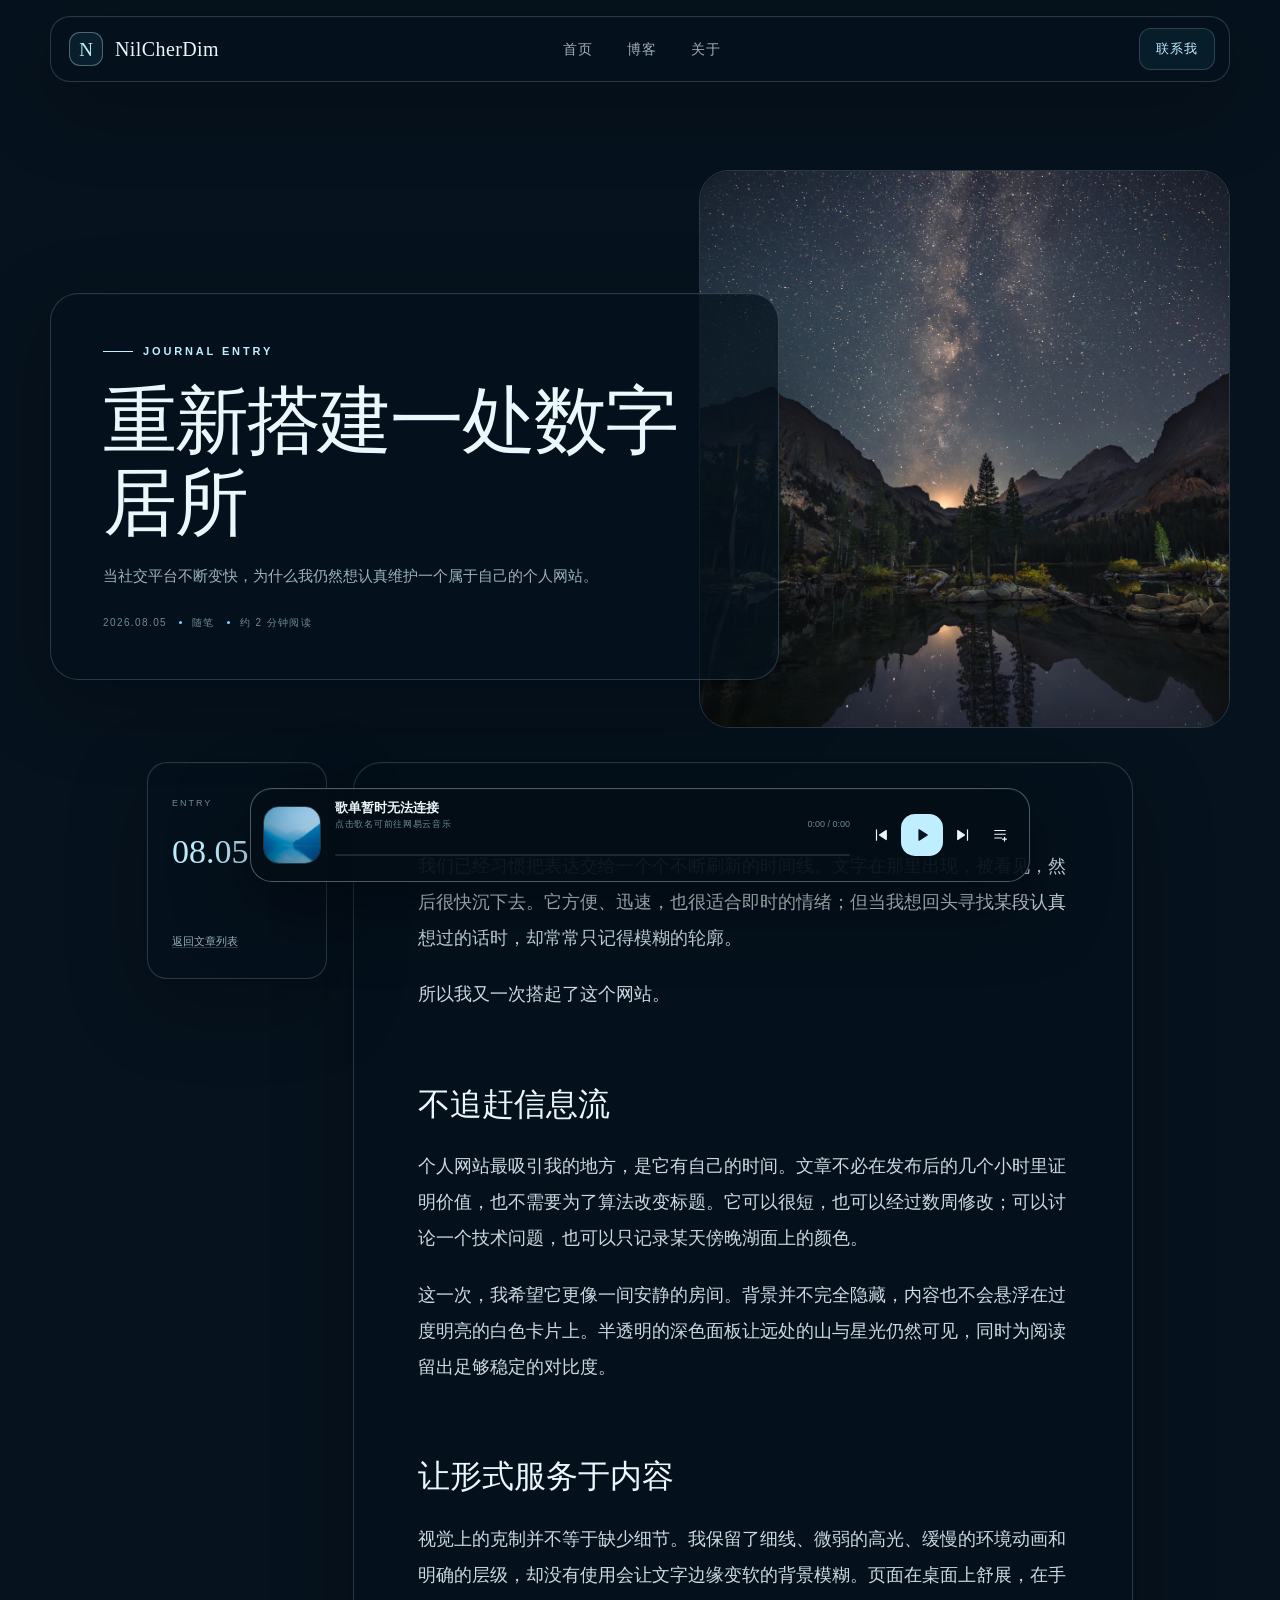
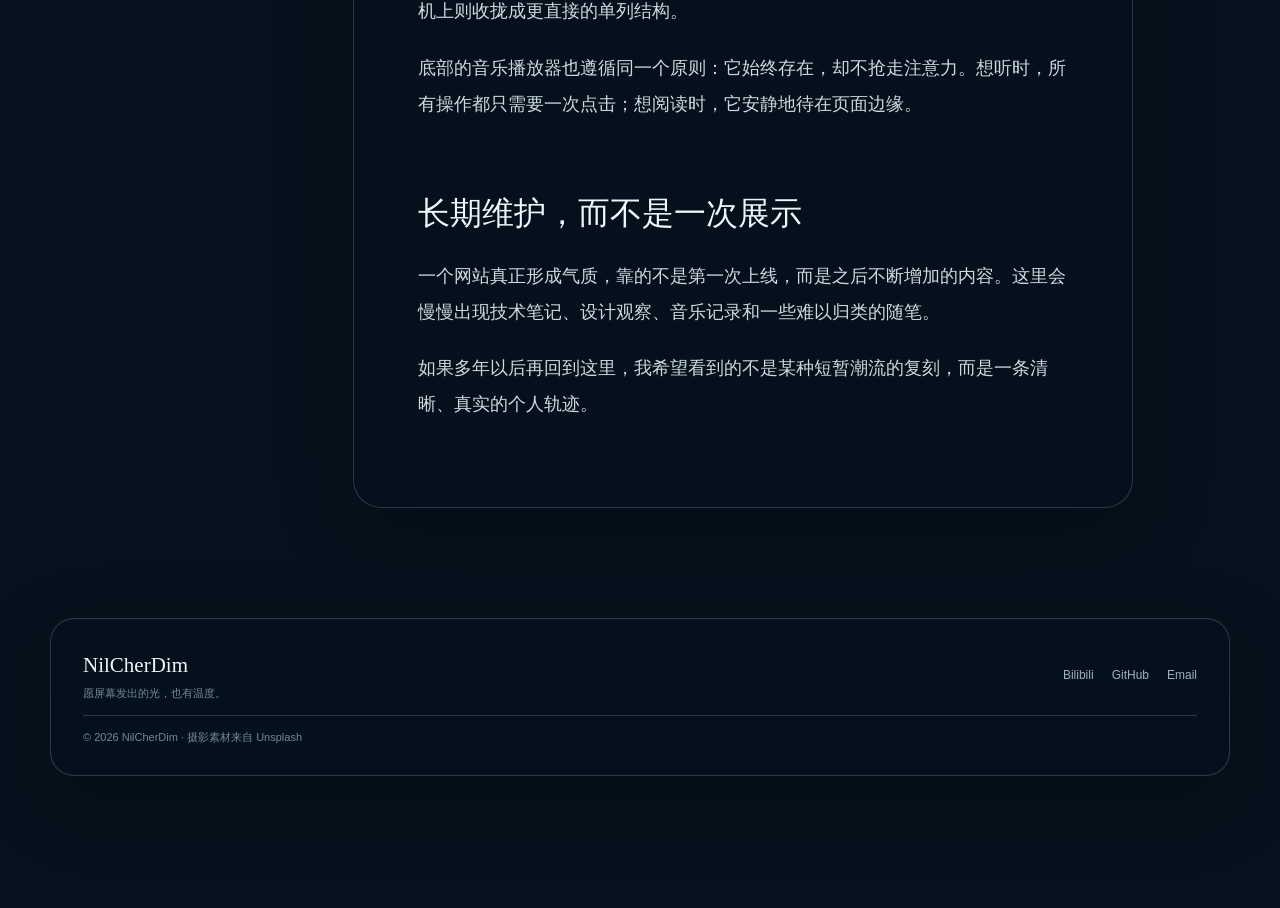
<file: blog/2026/08/05/rebuild-a-quiet-place/index.html>
<!doctype html><html lang="zh-CN"><head>
  <meta charset="utf-8">
  <meta name="viewport" content="width=device-width, initial-scale=1, viewport-fit=cover">
  <meta name="theme-color" content="#071521"><meta name="color-scheme" content="dark">
  <title>重新搭建一处数字居所 · NilCherDim</title>
  <meta name="description" content="当社交平台不断变快，为什么我仍然想认真维护一个属于自己的个人网站。">
  <meta name="author" content="NilCherDim">
  <meta property="og:type" content="article"><meta property="og:title" content="重新搭建一处数字居所">
  <meta property="og:description" content="当社交平台不断变快，为什么我仍然想认真维护一个属于自己的个人网站。">
  <meta property="og:url" content="https://nilcherdim.com/blog/2026/08/05/rebuild-a-quiet-place/"><meta property="og:image" content="https://nilcherdim.com/images/hero-night-lake.webp">
  <link rel="canonical" href="https://nilcherdim.com/blog/2026/08/05/rebuild-a-quiet-place/"><link rel="icon" href="/images/mark.svg" type="image/svg+xml">
  <link rel="stylesheet" href="/css/main.css">
  <script type="application/ld+json">{"@context":"https://schema.org","@type":"WebSite","name":"NilCherDim","url":"https://nilcherdim.com","description":"NilCherDim 的个人博客，记录技术、设计、音乐与沿途所见。","author":{"@type":"Person","name":"NilCherDim"}}</script>
</head><body class="is-post">
  <a class="skip-link" href="#site-main">跳到正文</a>
  <div class="ambient-layer" aria-hidden="true"><span class="ambient-orbit ambient-orbit-one"></span><span class="ambient-orbit ambient-orbit-two"></span></div>
  <header class="site-header" data-header>
  <div class="header-shell translucent-panel">
    <a class="brand" href="/" aria-label="NilCherDim 首页"><span class="brand-mark" aria-hidden="true">N</span><span class="brand-name">NilCherDim</span></a>
    <button class="menu-toggle" type="button" aria-label="打开导航" aria-expanded="false" data-menu-toggle><span></span><span></span></button>
    <nav class="site-nav" aria-label="主导航" data-nav>
      <a href="/" data-nav-link>首页</a><a href="/archives/" data-nav-link>博客</a><a href="/about/" data-nav-link>关于</a>
    </nav>
    <a class="header-contact" href="/about/#contact">联系我</a>
  </div>
</header><main id="site-main" class="site-main"><article class="article-page"><header class="article-hero page-shell"><div class="article-heading translucent-panel"><p class="eyebrow"><span></span> JOURNAL ENTRY</p><h1>重新搭建一处数字居所</h1><p class="article-description">当社交平台不断变快，为什么我仍然想认真维护一个属于自己的个人网站。</p><div class="post-meta"><time>2026.08.05</time><span>随笔</span><span>约 2 分钟阅读</span></div></div><figure class="article-cover"><img src="/images/hero-night-lake.webp" alt=""></figure></header><div class="article-layout page-shell"><aside class="article-aside translucent-panel"><span>ENTRY</span><strong>08.05</strong><a href="/archives/">返回文章列表</a></aside><div class="article-content translucent-panel"><p>我们已经习惯把表达交给一个个不断刷新的时间线。文字在那里出现，被看见，然后很快沉下去。它方便、迅速，也很适合即时的情绪；但当我想回头寻找某段认真想过的话时，却常常只记得模糊的轮廓。</p>
<p>所以我又一次搭起了这个网站。</p>
<h2 id="不追赶信息流">不追赶信息流</h2>
<p>个人网站最吸引我的地方，是它有自己的时间。文章不必在发布后的几个小时里证明价值，也不需要为了算法改变标题。它可以很短，也可以经过数周修改；可以讨论一个技术问题，也可以只记录某天傍晚湖面上的颜色。</p>
<p>这一次，我希望它更像一间安静的房间。背景并不完全隐藏，内容也不会悬浮在过度明亮的白色卡片上。半透明的深色面板让远处的山与星光仍然可见，同时为阅读留出足够稳定的对比度。</p>
<h2 id="让形式服务于内容">让形式服务于内容</h2>
<p>视觉上的克制并不等于缺少细节。我保留了细线、微弱的高光、缓慢的环境动画和明确的层级，却没有使用会让文字边缘变软的背景模糊。页面在桌面上舒展，在手机上则收拢成更直接的单列结构。</p>
<p>底部的音乐播放器也遵循同一个原则：它始终存在，却不抢走注意力。想听时，所有操作都只需要一次点击；想阅读时，它安静地待在页面边缘。</p>
<h2 id="长期维护-而不是一次展示">长期维护，而不是一次展示</h2>
<p>一个网站真正形成气质，靠的不是第一次上线，而是之后不断增加的内容。这里会慢慢出现技术笔记、设计观察、音乐记录和一些难以归类的随笔。</p>
<p>如果多年以后再回到这里，我希望看到的不是某种短暂潮流的复刻，而是一条清晰、真实的个人轨迹。</p></div></div></article></main><footer class="site-footer"><div class="footer-shell translucent-panel">
    <div><p class="footer-name">NilCherDim</p><p>愿屏幕发出的光，也有温度。</p></div>
    <div class="footer-links"><a href="https://space.bilibili.com/3493121948126110?spm_id_from=333.1007.0.0" target="_blank" rel="noopener">Bilibili</a><a href="https://github.com/zmf27" target="_blank" rel="noopener">GitHub</a><a href="mailto:hlbdbcndfxnn@gmail.com">Email</a></div>
    <p class="footer-credit">© 2026 NilCherDim · 摄影素材来自 <a href="https://unsplash.com" target="_blank" rel="noopener">Unsplash</a></p>
  </div></footer><aside class="music-dock translucent-panel" data-player data-playlist-id="13797538583" aria-label="悬浮音乐播放器">
  <audio data-audio preload="metadata"></audio>
  <div class="player-cover-wrap"><img class="player-cover" data-cover src="/images/calm-lake.webp" alt="当前歌曲封面"><span class="player-pulse" aria-hidden="true"></span></div>
  <div class="player-main"><div class="player-heading"><a class="player-track-link" href="https://music.163.com/playlist?id=13797538583" target="_blank" rel="noopener"><strong data-title>正在载入歌单…</strong><span data-artist>网易云音乐 · 13797538583</span></a><span class="player-time"><span data-current>0:00</span> / <span data-duration>0:00</span></span></div><button class="progress-track" type="button" aria-label="调整播放进度" data-progress><span data-progress-fill></span></button></div>
  <div class="player-controls">
    <button type="button" class="icon-button" data-prev aria-label="上一首"><svg viewBox="0 0 24 24" aria-hidden="true"><path d="M6 5v14M19 6l-9 6 9 6z"/></svg></button>
    <button type="button" class="icon-button play-button" data-play aria-label="播放"><svg class="icon-play" viewBox="0 0 24 24" aria-hidden="true"><path d="M8 5v14l11-7z"/></svg><svg class="icon-pause" viewBox="0 0 24 24" aria-hidden="true"><path d="M7 5h4v14H7zM14 5h4v14h-4z"/></svg></button>
    <button type="button" class="icon-button" data-next aria-label="下一首"><svg viewBox="0 0 24 24" aria-hidden="true"><path d="M18 5v14M5 6l9 6-9 6z"/></svg></button>
    <button type="button" class="icon-button queue-button" data-queue-toggle aria-label="打开歌单" aria-expanded="false"><svg viewBox="0 0 24 24" aria-hidden="true"><path d="M5 6h14M5 11h14M5 16h9M18 15v5M15.5 17.5h5"/></svg></button>
  </div>
  <section class="player-queue" data-queue aria-label="歌单列表" hidden><div class="queue-header"><div><span>PLAYLIST</span><strong>云端收藏</strong></div><span data-queue-count>载入中</span></div><div class="queue-list" data-queue-list></div></section>
</aside>
  <script src="/js/site.js" defer></script><script src="/js/navigation.js" defer></script><script src="/js/player.js" defer></script>
</body></html>
</file>
<file: css/main.css>
:root {
  --ink: #eaf7fb;
  --muted: #9db2be;
  --faint: #718996;
  --line: rgba(204, 240, 255, 0.18);
  --line-strong: rgba(204, 240, 255, 0.34);
  --panel: rgba(5, 17, 28, 0.72);
  --panel-deep: rgba(3, 12, 22, 0.9);
  --accent: #73dcff;
  --accent-soft: #bfefff;
  --page: min(1180px, calc(100vw - 48px));
  --serif: "Iowan Old Style", "Baskerville", "Noto Serif SC", "Songti SC", STSong, serif;
  --sans: Inter, ui-sans-serif, -apple-system, BlinkMacSystemFont, "Segoe UI", "PingFang SC", "Microsoft YaHei", sans-serif;
  --ease: cubic-bezier(.2, .75, .25, 1);
}

* { box-sizing: border-box; }

html {
  scroll-behavior: smooth;
  background: #06121d;
}

body {
  margin: 0;
  min-height: 100vh;
  color: var(--ink);
  background: #06121d;
  font-family: var(--sans);
  font-size: 16px;
  line-height: 1.75;
  overflow-x: hidden;
}

body::before {
  content: "";
  position: fixed;
  inset: 0;
  z-index: -3;
  background:
    linear-gradient(180deg, rgba(2, 10, 18, .08), rgba(2, 10, 18, .68) 72%, #06121d 100%),
    url("/images/hero-night-lake.webp") center 48% / cover no-repeat;
  transform: scale(1.01);
}

body::after {
  content: "";
  position: fixed;
  inset: 0;
  z-index: -2;
  pointer-events: none;
  background:
    linear-gradient(90deg, rgba(4, 18, 30, .5), transparent 42%, rgba(4, 18, 30, .18)),
    repeating-linear-gradient(90deg, transparent 0, transparent calc(20vw - 1px), rgba(173, 227, 245, .035) 20vw);
}

a { color: inherit; text-decoration: none; }
img { display: block; max-width: 100%; }
button, input { font: inherit; }
button { color: inherit; }
::selection { color: #04111c; background: var(--accent-soft); }

.skip-link {
  position: fixed;
  left: 16px;
  top: -80px;
  z-index: 200;
  padding: 10px 16px;
  color: #03101a;
  background: var(--accent-soft);
  border-radius: 12px;
  transition: top .2s ease;
}

.skip-link:focus { top: 16px; }

.page-shell { width: var(--page); margin-inline: auto; }

.translucent-panel {
  background: var(--panel);
  border: 1px solid var(--line);
  box-shadow: 0 24px 80px rgba(0, 5, 12, .26), inset 0 1px rgba(255, 255, 255, .025);
}

.ambient-layer {
  position: fixed;
  inset: 0;
  z-index: -1;
  overflow: hidden;
  pointer-events: none;
}

.ambient-orbit {
  position: absolute;
  display: block;
  width: 420px;
  height: 420px;
  border: 1px solid rgba(116, 220, 255, .08);
  border-radius: 50%;
  animation: orbit-drift 26s ease-in-out infinite alternate;
}

.ambient-orbit-one { right: -240px; top: 16vh; }
.ambient-orbit-two { left: -310px; top: 58vh; width: 560px; height: 560px; animation-delay: -9s; }

@keyframes orbit-drift {
  from { transform: translate3d(0, -18px, 0) rotate(0); }
  to { transform: translate3d(-28px, 28px, 0) rotate(24deg); }
}

.site-header {
  position: fixed;
  inset: max(16px, env(safe-area-inset-top)) 0 auto;
  z-index: 90;
  transition: transform .35s var(--ease);
}

.header-shell {
  width: min(1180px, calc(100vw - 48px));
  min-height: 66px;
  margin: 0 auto;
  padding: 0 14px 0 18px;
  display: grid;
  grid-template-columns: 1fr auto 1fr;
  align-items: center;
  border-radius: 20px;
  background: rgba(5, 17, 28, .7);
  transition: background .3s ease, border-color .3s ease, box-shadow .3s ease;
}

.site-header.is-scrolled .header-shell {
  background: rgba(3, 13, 23, .92);
  border-color: var(--line-strong);
  box-shadow: 0 18px 60px rgba(0, 5, 12, .35);
}

.brand { display: inline-flex; align-items: center; gap: 12px; justify-self: start; }
.brand-mark {
  display: grid;
  place-items: center;
  width: 34px;
  height: 34px;
  border: 1px solid var(--line-strong);
  border-radius: 11px;
  color: var(--accent-soft);
  font-family: var(--serif);
  font-size: 19px;
  background: rgba(96, 211, 251, .08);
}
.brand-name { font-family: var(--serif); font-size: 20px; letter-spacing: .02em; }

.site-nav { display: flex; align-items: center; gap: 6px; }
.site-nav a {
  position: relative;
  padding: 8px 14px;
  color: var(--muted);
  font-size: 14px;
  letter-spacing: .08em;
  transition: color .2s ease;
}
.site-nav a::after {
  content: "";
  position: absolute;
  left: 14px;
  right: 14px;
  bottom: 3px;
  height: 1px;
  background: var(--accent);
  transform: scaleX(0);
  transition: transform .25s var(--ease);
}
.site-nav a:hover, .site-nav a.is-active { color: var(--ink); }
.site-nav a:hover::after, .site-nav a.is-active::after { transform: scaleX(1); }

.header-contact {
  justify-self: end;
  padding: 9px 16px;
  color: var(--accent-soft);
  border: 1px solid var(--line);
  border-radius: 12px;
  font-size: 13px;
  letter-spacing: .08em;
  background: rgba(78, 192, 232, .07);
  transition: transform .25s var(--ease), border-color .25s ease, background .25s ease;
}
.header-contact:hover { transform: translateY(-2px); border-color: var(--line-strong); background: rgba(78, 192, 232, .13); }
.menu-toggle { display: none; }

.site-main { min-height: 80vh; transition: opacity .22s ease, transform .22s var(--ease); }
.site-main.is-leaving { opacity: .16; transform: translateY(8px); }

.hero-section {
  position: relative;
  min-height: 100svh;
  padding: 180px 0 130px;
  display: flex;
  align-items: center;
}

.hero-copy { width: min(790px, 75%); }
.eyebrow {
  margin: 0 0 18px;
  display: flex;
  align-items: center;
  gap: 10px;
  color: var(--accent-soft);
  font-size: 11px;
  font-weight: 600;
  letter-spacing: .26em;
}
.eyebrow span { width: 30px; height: 1px; background: currentColor; }

.hero-copy h1 {
  margin: 0 0 24px;
  font-family: var(--serif);
  font-size: clamp(76px, 10vw, 152px);
  font-weight: 400;
  line-height: .86;
  letter-spacing: -.055em;
  text-shadow: 0 14px 60px rgba(0, 5, 10, .45);
}

.hero-lead {
  margin: 0;
  max-width: 600px;
  color: #c2d4dc;
  font-family: var(--serif);
  font-size: clamp(20px, 2.1vw, 30px);
  line-height: 1.65;
  letter-spacing: .03em;
}

.hero-actions { display: flex; align-items: center; gap: 28px; margin-top: 42px; }
.primary-action {
  display: inline-flex;
  align-items: center;
  justify-content: center;
  min-height: 46px;
  padding: 0 22px;
  color: #04121d;
  background: var(--accent-soft);
  border: 1px solid rgba(255, 255, 255, .4);
  border-radius: 14px;
  font-size: 14px;
  font-weight: 650;
  letter-spacing: .06em;
  box-shadow: 0 12px 30px rgba(78, 197, 238, .16);
  transition: transform .25s var(--ease), background .25s ease;
}
.primary-action:hover { transform: translateY(-3px); background: #e3f8ff; }
.text-action { color: var(--muted); font-size: 14px; transition: color .2s ease; }
.text-action span, .read-more span { color: var(--accent); margin-left: 6px; }
.text-action:hover { color: var(--ink); }

.hero-note {
  position: absolute;
  right: 0;
  bottom: 18vh;
  width: 300px;
  padding: 26px 26px 24px;
  border-radius: 22px;
}
.hero-note-index { color: var(--accent); font: 11px/1 var(--sans); letter-spacing: .2em; }
.hero-note p { margin: 34px 0 26px; color: #c6d8df; font-family: var(--serif); font-size: 16px; line-height: 1.8; }
.hero-note small { color: var(--faint); font-size: 9px; letter-spacing: .18em; }

.scroll-cue {
  position: absolute;
  left: 0;
  bottom: 44px;
  display: flex;
  align-items: center;
  gap: 12px;
  color: var(--faint);
  font-size: 9px;
  letter-spacing: .25em;
}
.scroll-cue i { width: 58px; height: 1px; background: linear-gradient(90deg, var(--faint), transparent); }

.content-section { padding: 112px 0 80px; }
.section-heading { display: flex; align-items: end; justify-content: space-between; gap: 24px; margin-bottom: 44px; }
.section-heading .eyebrow { margin-bottom: 9px; }
.section-heading h2, .about-copy h2, .contact-intro h2 {
  margin: 0;
  font-family: var(--serif);
  font-size: clamp(38px, 5vw, 64px);
  font-weight: 400;
  line-height: 1.12;
}
.section-heading > a { color: var(--muted); font-size: 13px; border-bottom: 1px solid var(--line); padding-bottom: 4px; }
.section-heading > a span { color: var(--accent); margin-left: 7px; }

.post-grid { display: grid; grid-template-columns: 1.12fr .88fr; gap: 22px; }
.post-card { overflow: hidden; border-radius: 24px; transition: transform .35s var(--ease), border-color .3s ease; }
.post-card:hover { transform: translateY(-5px); border-color: var(--line-strong); }
.post-card-featured { grid-row: span 2; }
.post-cover { position: relative; display: block; aspect-ratio: 16 / 9; overflow: hidden; border-bottom: 1px solid var(--line); }
.post-card-featured .post-cover { aspect-ratio: 4 / 3; }
.post-cover::after { content: ""; position: absolute; inset: 0; background: linear-gradient(180deg, transparent 50%, rgba(1, 8, 15, .45)); }
.post-cover img { width: 100%; height: 100%; object-fit: cover; transition: transform .8s var(--ease); }
.post-card:hover .post-cover img { transform: scale(1.035); }
.post-index { position: absolute; left: 18px; top: 16px; z-index: 1; color: #e9f9ff; font-size: 10px; letter-spacing: .15em; }
.post-card-body { padding: 24px 26px 27px; }
.post-meta { display: flex; align-items: center; flex-wrap: wrap; gap: 12px; color: var(--faint); font-size: 10px; letter-spacing: .14em; text-transform: uppercase; }
.post-meta span::before { content: ""; display: inline-block; width: 3px; height: 3px; margin: 0 10px 2px 0; border-radius: 50%; background: var(--accent); }
.post-card h3 { margin: 13px 0 9px; font-family: var(--serif); font-size: 26px; font-weight: 400; line-height: 1.35; }
.post-card p { margin: 0 0 22px; color: var(--muted); font-size: 13px; line-height: 1.8; }
.read-more { color: var(--accent-soft); font-size: 12px; letter-spacing: .06em; }

.about-strip { position: relative; min-height: 680px; margin-top: 90px; margin-bottom: 120px; display: grid; grid-template-columns: 1.25fr .75fr; align-items: center; }
.about-photo { position: absolute; inset: 0 160px 0 0; z-index: -1; border-radius: 30px; background: linear-gradient(90deg, rgba(3, 12, 22, .08), rgba(3, 12, 22, .72)), url("/images/calm-lake.webp") center / cover no-repeat; border: 1px solid var(--line); }
.about-copy { grid-column: 2; padding: 52px 48px; border-radius: 26px; }
.about-copy p:not(.eyebrow) { margin: 28px 0 32px; color: var(--muted); font-size: 14px; line-height: 1.9; }

.inner-hero { padding: 190px 0 72px; }
.inner-hero h1 { margin: 0 0 12px; font-family: var(--serif); font-size: clamp(58px, 9vw, 114px); font-weight: 400; line-height: .95; letter-spacing: -.04em; }
.inner-hero > p:last-child { color: var(--muted); font-family: var(--serif); font-size: 19px; }

.archive-section { margin-bottom: 110px; padding: 34px; display: grid; grid-template-columns: 180px 1fr; gap: 34px; border-radius: 28px; }
.archive-summary { padding: 18px 20px; border-right: 1px solid var(--line); }
.archive-summary > span { display: block; font-family: var(--serif); font-size: 72px; line-height: 1; color: var(--accent-soft); }
.archive-summary p { color: var(--muted); font-size: 13px; line-height: 1.6; }
.archive-summary small { color: var(--faint); }
.archive-list { min-width: 0; }
.archive-item { display: grid; grid-template-columns: 36px 128px minmax(0, 1fr) 42px; gap: 20px; align-items: center; padding: 20px 0; border-bottom: 1px solid var(--line); }
.archive-item:last-child { border-bottom: 0; }
.archive-number { color: var(--faint); font-size: 10px; letter-spacing: .1em; }
.archive-thumb { aspect-ratio: 4 / 3; overflow: hidden; border-radius: 14px; }
.archive-thumb img { width: 100%; height: 100%; object-fit: cover; transition: transform .6s var(--ease); }
.archive-item:hover .archive-thumb img { transform: scale(1.05); }
.archive-copy h2 { margin: 7px 0 5px; font-family: var(--serif); font-size: 24px; font-weight: 400; line-height: 1.3; }
.archive-copy p { margin: 0; color: var(--muted); font-size: 12px; white-space: nowrap; overflow: hidden; text-overflow: ellipsis; }
.archive-arrow { display: grid; place-items: center; width: 38px; height: 38px; border: 1px solid var(--line); border-radius: 50%; color: var(--accent); transition: transform .2s ease, border-color .2s ease; }
.archive-item:hover .archive-arrow { transform: rotate(45deg); border-color: var(--line-strong); }

.article-hero { padding: 170px 0 0; display: grid; grid-template-columns: 1.1fr .9fr; align-items: end; }
.article-heading { position: relative; z-index: 1; margin-right: -80px; margin-bottom: 48px; padding: 48px 52px; border-radius: 28px; }
.article-heading h1 { margin: 0 0 18px; font-family: var(--serif); font-size: clamp(42px, 6vw, 74px); font-weight: 400; line-height: 1.12; letter-spacing: -.03em; }
.article-description { margin: 0 0 24px; color: var(--muted); font-size: 15px; }
.article-cover { margin: 0; min-height: 520px; height: 62vh; max-height: 720px; overflow: hidden; border: 1px solid var(--line); border-radius: 30px; }
.article-cover img { width: 100%; height: 100%; object-fit: cover; }
.article-layout { margin-top: 34px; margin-bottom: 110px; display: grid; grid-template-columns: 180px minmax(0, 780px); justify-content: center; gap: 26px; align-items: start; }
.article-aside { position: sticky; top: 112px; padding: 24px; border-radius: 20px; }
.article-aside > span { color: var(--faint); font-size: 9px; letter-spacing: .22em; }
.article-aside strong { display: block; margin: 7px 0 44px; color: var(--accent-soft); font-family: var(--serif); font-size: 34px; font-weight: 400; }
.article-aside a { color: var(--muted); font-size: 11px; border-bottom: 1px solid var(--line); }
.article-content, .page-content { padding: clamp(32px, 5vw, 68px); border-radius: 28px; color: #ccdae0; }
.article-content h2, .page-content h2 { margin: 2.2em 0 .7em; color: var(--ink); font-family: var(--serif); font-size: 32px; font-weight: 400; line-height: 1.35; }
.article-content h2:first-child, .page-content h2:first-child { margin-top: 0; }
.article-content h3, .page-content h3 { margin-top: 2em; color: var(--ink); font-size: 20px; }
.article-content p, .page-content > p { margin: 1.15em 0; font-family: var(--serif); font-size: 18px; line-height: 2; }
.article-content a, .page-content > p a { color: var(--accent-soft); border-bottom: 1px solid var(--line-strong); }
.article-content blockquote { margin: 2em 0; padding: 18px 24px; border-left: 2px solid var(--accent); background: rgba(103, 213, 250, .06); }
.article-content code { padding: .15em .4em; border-radius: 5px; color: var(--accent-soft); background: rgba(108, 214, 251, .08); }
.article-content pre { overflow: auto; padding: 20px; border: 1px solid var(--line); border-radius: 14px; background: rgba(2, 9, 16, .76); }

.page-content { margin-bottom: 110px; max-width: 900px; }
.page-content ul { padding-left: 1.2em; color: var(--muted); }
.page-content li { margin: .35em 0; }
.contact-section { margin-top: 70px; padding-top: 60px; border-top: 1px solid var(--line); }
.contact-intro > p:not(.eyebrow) { max-width: 580px; color: var(--muted); }
.contact-grid { margin-top: 32px; display: grid; grid-template-columns: repeat(2, minmax(0, 1fr)); gap: 12px; }
.contact-card { position: relative; min-width: 0; padding: 20px; text-align: left; border: 1px solid var(--line); border-radius: 16px; background: rgba(97, 203, 240, .045); cursor: pointer; transition: transform .25s var(--ease), border-color .2s ease, background .2s ease; }
button.contact-card { width: 100%; }
.contact-card:hover { transform: translateY(-3px); border-color: var(--line-strong); background: rgba(97, 203, 240, .085); }
.contact-card span { display: block; margin-bottom: 5px; color: var(--faint); font-size: 9px; letter-spacing: .18em; }
.contact-card strong { display: block; overflow: hidden; color: var(--ink); font-size: 13px; font-weight: 500; text-overflow: ellipsis; white-space: nowrap; }
.contact-card i { position: absolute; right: 18px; top: 16px; color: var(--accent); font-style: normal; }

.not-found { margin-top: 150px; margin-bottom: 120px; padding: 70px; text-align: center; border-radius: 28px; }
.not-found > strong { display: block; color: var(--accent-soft); font-family: var(--serif); font-size: clamp(100px, 20vw, 220px); font-weight: 400; line-height: .8; opacity: .22; }
.not-found h1 { font-family: var(--serif); font-size: 42px; font-weight: 400; }
.not-found p { color: var(--muted); }
.not-found .primary-action { margin-top: 20px; }

.site-footer { padding: 0 24px calc(132px + env(safe-area-inset-bottom)); }
.footer-shell { width: min(1180px, 100%); margin: 0 auto; padding: 28px 32px; display: grid; grid-template-columns: 1fr auto; gap: 12px 32px; align-items: center; border-radius: 24px; }
.footer-shell p { margin: 0; color: var(--faint); font-size: 11px; }
.footer-name { color: var(--ink) !important; font-family: var(--serif); font-size: 21px !important; }
.footer-links { display: flex; gap: 18px; color: var(--muted); font-size: 12px; }
.footer-links a:hover, .footer-credit a:hover { color: var(--accent-soft); }
.footer-credit { grid-column: 1 / -1; padding-top: 12px; border-top: 1px solid var(--line); }

.music-dock {
  position: fixed;
  left: 50%;
  bottom: max(18px, env(safe-area-inset-bottom));
  z-index: 120;
  width: min(780px, calc(100vw - 36px));
  min-height: 78px;
  padding: 10px 12px;
  display: grid;
  grid-template-columns: 58px minmax(0, 1fr) auto;
  gap: 14px;
  align-items: center;
  border-radius: 22px;
  background: rgba(3, 13, 22, .94);
  border-color: var(--line-strong);
  box-shadow: 0 22px 70px rgba(0, 4, 10, .55), inset 0 1px rgba(255, 255, 255, .035);
  transform: translateX(-50%);
}

.player-cover-wrap { position: relative; width: 58px; height: 58px; }
.player-cover { width: 100%; height: 100%; object-fit: cover; border-radius: 16px; border: 1px solid var(--line); }
.player-pulse { position: absolute; inset: -4px; border: 1px solid rgba(112, 220, 255, .22); border-radius: 19px; opacity: 0; }
.music-dock.is-playing .player-pulse { animation: player-pulse 2.4s ease-out infinite; }
@keyframes player-pulse { 0% { transform: scale(.96); opacity: .5; } 80%, 100% { transform: scale(1.13); opacity: 0; } }

.player-main { min-width: 0; }
.player-heading { display: flex; align-items: end; justify-content: space-between; gap: 12px; margin-bottom: 10px; }
.player-track-link { min-width: 0; }
.player-track-link strong, .player-track-link span { display: block; overflow: hidden; text-overflow: ellipsis; white-space: nowrap; }
.player-track-link strong { max-width: 360px; font-size: 13px; font-weight: 600; line-height: 1.4; }
.player-track-link span { max-width: 360px; color: var(--faint); font-size: 9px; letter-spacing: .08em; }
.player-time { flex: none; color: var(--faint); font-size: 9px; font-variant-numeric: tabular-nums; }
.progress-track { position: relative; width: 100%; height: 14px; padding: 0; border: 0; background: transparent; cursor: pointer; }
.progress-track::before { content: ""; position: absolute; left: 0; right: 0; top: 6px; height: 2px; border-radius: 2px; background: rgba(196, 234, 247, .13); }
.progress-track span { position: absolute; left: 0; top: 6px; width: 0; height: 2px; border-radius: 2px; background: linear-gradient(90deg, #55caef, #d5f6ff); box-shadow: 0 0 12px rgba(104, 221, 255, .48); }

.player-controls { display: flex; align-items: center; gap: 3px; }
.icon-button { display: grid; place-items: center; width: 34px; height: 34px; padding: 0; border: 0; border-radius: 11px; background: transparent; cursor: pointer; transition: color .2s ease, background .2s ease, transform .2s ease; }
.icon-button:hover { color: var(--accent-soft); background: rgba(108, 216, 251, .09); }
.icon-button:active { transform: scale(.91); }
.icon-button svg { width: 18px; height: 18px; fill: currentColor; stroke: currentColor; stroke-width: 1.6; stroke-linecap: round; stroke-linejoin: round; }
.play-button { width: 42px; height: 42px; color: #06131e; background: var(--accent-soft); border-radius: 14px; }
.play-button:hover { color: #06131e; background: #e4f9ff; }
.icon-pause { display: none; }
.music-dock.is-playing .icon-play { display: none; }
.music-dock.is-playing .icon-pause { display: block; }

.player-queue {
  position: absolute;
  right: 0;
  bottom: calc(100% + 10px);
  width: min(400px, calc(100vw - 36px));
  max-height: min(480px, 62vh);
  padding: 16px;
  overflow: hidden;
  border: 1px solid var(--line-strong);
  border-radius: 22px;
  background: rgba(3, 13, 22, .97);
  box-shadow: 0 24px 70px rgba(0, 4, 10, .58);
}
.player-queue[hidden] { display: none; }
.queue-header { display: flex; align-items: end; justify-content: space-between; padding: 4px 4px 14px; border-bottom: 1px solid var(--line); }
.queue-header span { color: var(--faint); font-size: 9px; letter-spacing: .18em; }
.queue-header strong { display: block; font-family: var(--serif); font-size: 21px; font-weight: 400; }
.queue-list { max-height: min(380px, 50vh); overflow-y: auto; scrollbar-width: thin; scrollbar-color: rgba(111, 214, 248, .24) transparent; }
.queue-item { width: 100%; padding: 10px 6px; display: grid; grid-template-columns: 28px minmax(0, 1fr) auto; gap: 10px; align-items: center; text-align: left; border: 0; border-bottom: 1px solid rgba(205, 238, 249, .07); background: transparent; cursor: pointer; }
.queue-item:last-child { border-bottom: 0; }
.queue-index { color: var(--faint); font-size: 9px; }
.queue-copy { min-width: 0; }
.queue-copy strong, .queue-copy span { display: block; overflow: hidden; text-overflow: ellipsis; white-space: nowrap; }
.queue-copy strong { color: #d8e8ee; font-size: 12px; font-weight: 500; }
.queue-copy span { color: var(--faint); font-size: 9px; }
.queue-state { color: transparent; font-size: 11px; }
.queue-item:hover, .queue-item.is-active { background: rgba(104, 216, 251, .065); }
.queue-item.is-active .queue-copy strong, .queue-item.is-active .queue-state { color: var(--accent-soft); }

.copy-toast {
  position: fixed;
  left: 50%;
  bottom: 116px;
  z-index: 140;
  padding: 9px 14px;
  color: #06131e;
  background: var(--accent-soft);
  border-radius: 10px;
  font-size: 12px;
  box-shadow: 0 10px 30px rgba(0, 5, 12, .35);
  transform: translate(-50%, 12px);
  opacity: 0;
  transition: opacity .2s ease, transform .2s ease;
}
.copy-toast.is-visible { opacity: 1; transform: translate(-50%, 0); }

@media (max-width: 900px) {
  :root { --page: min(100% - 32px, 720px); }
  .header-shell { width: calc(100vw - 32px); grid-template-columns: 1fr auto; min-height: 60px; }
  .header-contact { display: none; }
  .menu-toggle { justify-self: end; display: grid; place-content: center; gap: 5px; width: 40px; height: 40px; padding: 0; border: 0; border-radius: 12px; background: rgba(105, 214, 250, .06); }
  .menu-toggle span { display: block; width: 18px; height: 1px; background: var(--ink); transition: transform .25s ease; }
  .menu-toggle[aria-expanded="true"] span:first-child { transform: translateY(3px) rotate(45deg); }
  .menu-toggle[aria-expanded="true"] span:last-child { transform: translateY(-3px) rotate(-45deg); }
  .site-nav { position: absolute; left: 16px; right: 16px; top: calc(100% + 8px); padding: 12px; display: none; flex-direction: column; align-items: stretch; border: 1px solid var(--line-strong); border-radius: 18px; background: rgba(3, 13, 23, .97); box-shadow: 0 18px 50px rgba(0, 4, 10, .48); }
  .site-nav.is-open { display: flex; }
  .site-nav a { padding: 11px 12px; }
  .site-nav a::after { left: 12px; right: auto; width: 28px; }

  .hero-section { padding-top: 160px; align-items: start; }
  .hero-copy { width: 100%; }
  .hero-note { right: 0; bottom: 12vh; width: min(320px, 62vw); }
  .post-grid { grid-template-columns: 1fr; }
  .post-card-featured { grid-row: auto; }
  .post-card-featured .post-cover, .post-cover { aspect-ratio: 16 / 9; }
  .about-strip { min-height: 620px; grid-template-columns: 1fr; align-items: end; }
  .about-photo { inset: 0 0 120px; }
  .about-copy { grid-column: 1; width: min(560px, calc(100% - 24px)); margin: 0 auto; padding: 38px; }

  .archive-section { grid-template-columns: 1fr; }
  .archive-summary { display: flex; align-items: center; gap: 18px; padding: 4px 0 20px; border-right: 0; border-bottom: 1px solid var(--line); }
  .archive-summary > span { font-size: 54px; }
  .archive-summary p { margin: 0; }
  .article-hero { grid-template-columns: 1fr; }
  .article-heading { margin: 0 18px -58px; padding: 38px; }
  .article-cover { min-height: 440px; height: 58vh; }
  .article-layout { grid-template-columns: 1fr; }
  .article-aside { position: static; display: flex; align-items: center; gap: 14px; padding: 16px 20px; }
  .article-aside strong { margin: 0 auto 0 0; font-size: 24px; }
}

@media (max-width: 620px) {
  :root { --page: calc(100% - 28px); }
  body::before { background-position: 58% center; }
  body::after { background: linear-gradient(180deg, rgba(3, 13, 22, .08), rgba(3, 13, 22, .2)); }
  .site-header { inset-top: max(10px, env(safe-area-inset-top)); }
  .header-shell { width: calc(100vw - 20px); min-height: 56px; padding-left: 12px; border-radius: 17px; }
  .brand { gap: 9px; }
  .brand-mark { width: 31px; height: 31px; border-radius: 10px; }
  .brand-name { font-size: 17px; }
  .hero-section { min-height: 100svh; padding: 135px 0 170px; }
  .hero-copy h1 { margin-bottom: 22px; font-size: clamp(56px, 18vw, 82px); line-height: .95; overflow-wrap: anywhere; }
  .hero-lead { font-size: 18px; line-height: 1.75; }
  .hero-actions { margin-top: 32px; gap: 18px; }
  .primary-action { min-height: 44px; padding: 0 18px; }
  .hero-note { left: 0; right: 0; bottom: 76px; width: 100%; padding: 18px 20px; border-radius: 18px; }
  .hero-note p { margin: 18px 0 13px; font-size: 14px; }
  .scroll-cue { display: none; }

  .content-section { padding-top: 78px; }
  .section-heading { align-items: start; }
  .section-heading > a { margin-top: 36px; white-space: nowrap; font-size: 11px; }
  .section-heading h2, .about-copy h2, .contact-intro h2 { font-size: 38px; }
  .post-grid { gap: 14px; }
  .post-card { border-radius: 19px; }
  .post-card-body { padding: 20px; }
  .post-card h3 { font-size: 23px; }
  .about-strip { min-height: 590px; margin-top: 50px; margin-bottom: 82px; }
  .about-photo { inset-bottom: 160px; border-radius: 22px; }
  .about-copy { width: calc(100% - 14px); padding: 28px 24px; border-radius: 20px; }

  .inner-hero { padding: 145px 0 54px; }
  .inner-hero h1 { font-size: 66px; }
  .inner-hero > p:last-child { font-size: 16px; }
  .archive-section { padding: 20px; border-radius: 20px; }
  .archive-item { grid-template-columns: 26px 78px minmax(0, 1fr); gap: 10px; padding: 14px 0; }
  .archive-arrow { display: none; }
  .archive-copy h2 { font-size: 18px; }
  .archive-copy p { display: none; }
  .archive-copy .post-meta span { display: none; }

  .article-hero { padding-top: 125px; }
  .article-heading { margin: 0 8px -36px; padding: 26px 22px; border-radius: 20px; }
  .article-heading h1 { font-size: 38px; }
  .article-description { font-size: 13px; }
  .article-heading .post-meta span:last-child { display: none; }
  .article-cover { min-height: 350px; height: 50vh; border-radius: 22px; }
  .article-layout { margin-top: 16px; margin-bottom: 80px; gap: 12px; }
  .article-aside { border-radius: 16px; }
  .article-content, .page-content { padding: 26px 22px; border-radius: 20px; }
  .article-content h2, .page-content h2 { font-size: 27px; }
  .article-content p, .page-content > p { font-size: 16px; line-height: 1.95; }
  .contact-grid { grid-template-columns: 1fr; }
  .contact-card { padding: 17px; }
  .not-found { padding: 42px 20px; }

  .site-footer { padding: 0 14px calc(112px + env(safe-area-inset-bottom)); }
  .footer-shell { padding: 24px; grid-template-columns: 1fr; border-radius: 20px; }
  .footer-links { grid-row: 2; }
  .footer-credit { grid-column: auto; }

  .music-dock { bottom: max(8px, env(safe-area-inset-bottom)); width: calc(100vw - 16px); min-height: 68px; padding: 8px; grid-template-columns: 50px minmax(0, 1fr) auto; gap: 9px; border-radius: 18px; }
  .player-cover-wrap { width: 50px; height: 50px; }
  .player-cover { border-radius: 13px; }
  .player-track-link strong { max-width: 42vw; font-size: 12px; }
  .player-track-link span { max-width: 42vw; }
  .player-time { display: none; }
  .player-heading { margin-bottom: 6px; }
  .icon-button { width: 30px; height: 30px; }
  .play-button { width: 36px; height: 36px; border-radius: 12px; }
  .player-controls { gap: 0; }
  .player-controls [data-prev] { display: none; }
  .player-queue { right: -8px; bottom: calc(100% + 8px); }
  .copy-toast { bottom: 92px; }
}

@media (prefers-reduced-motion: reduce) {
  *, *::before, *::after { scroll-behavior: auto !important; animation-duration: .01ms !important; animation-iteration-count: 1 !important; transition-duration: .01ms !important; }
}
</file>
